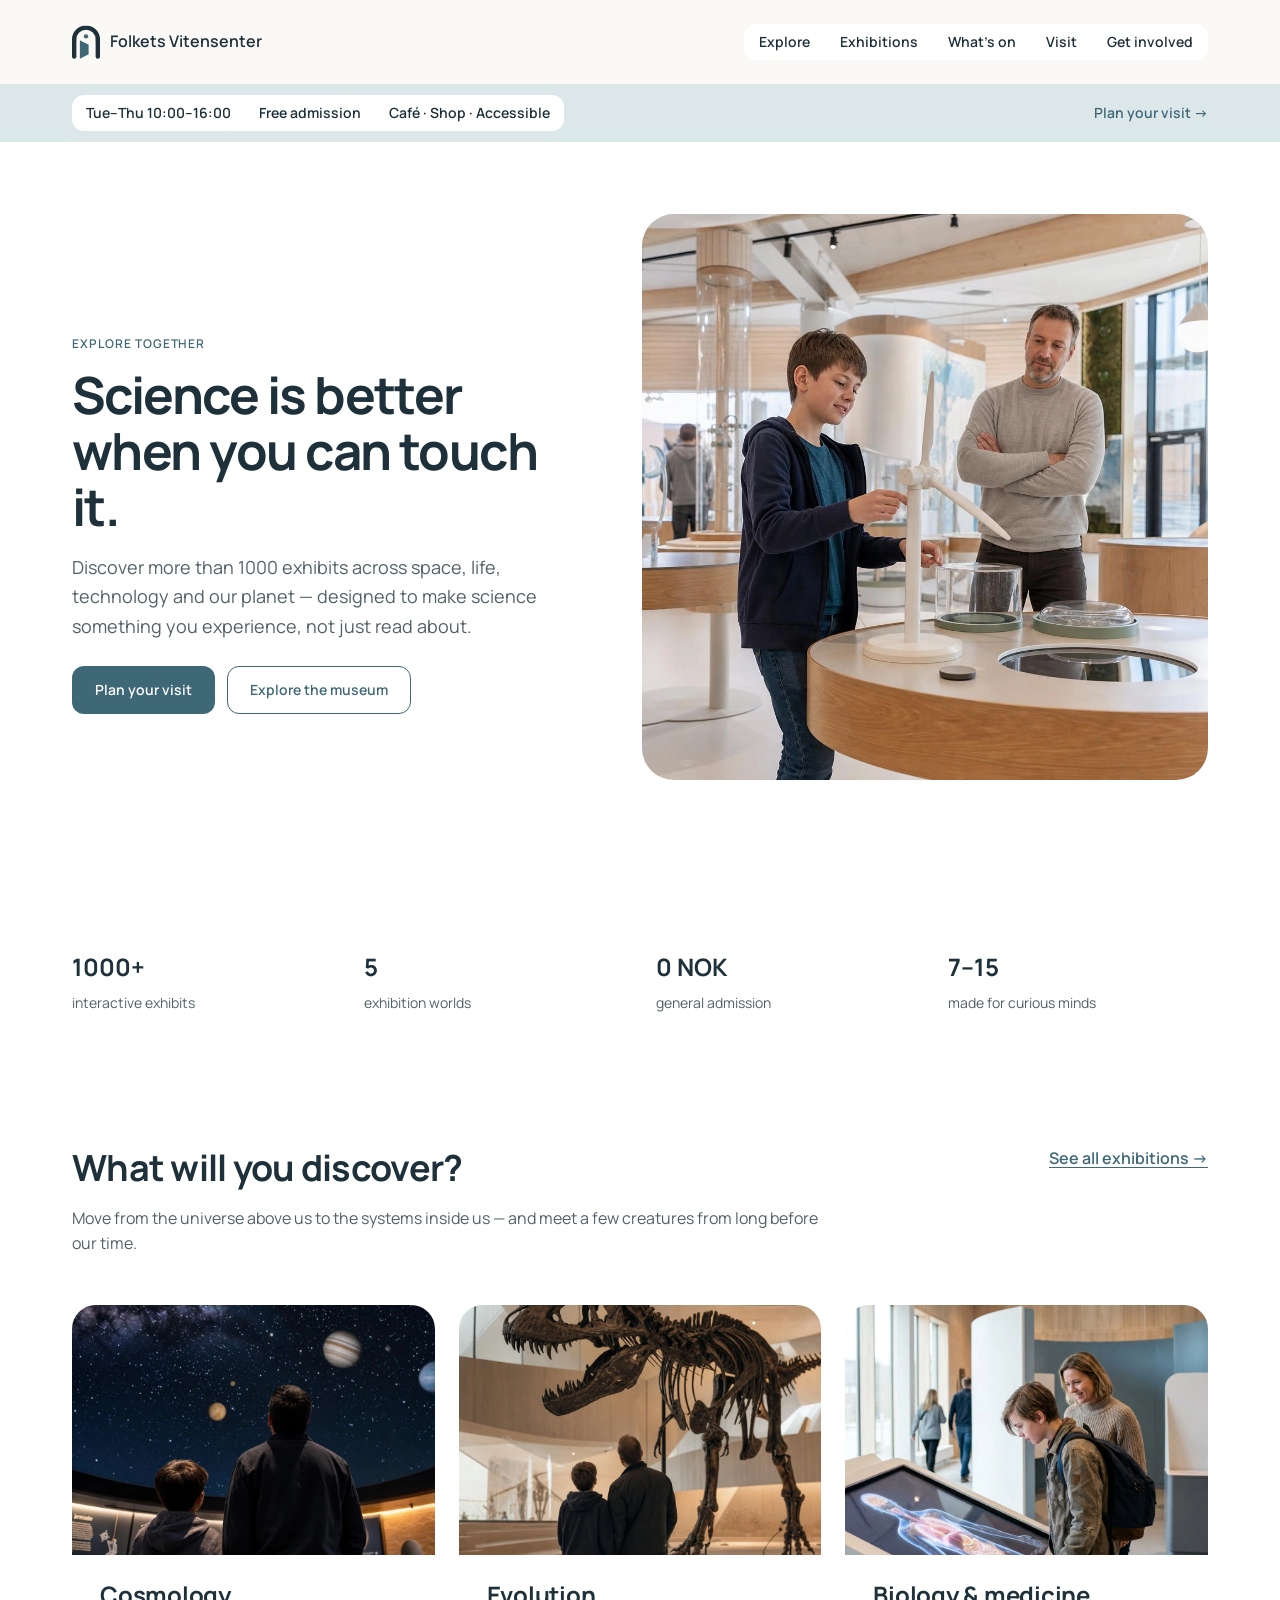
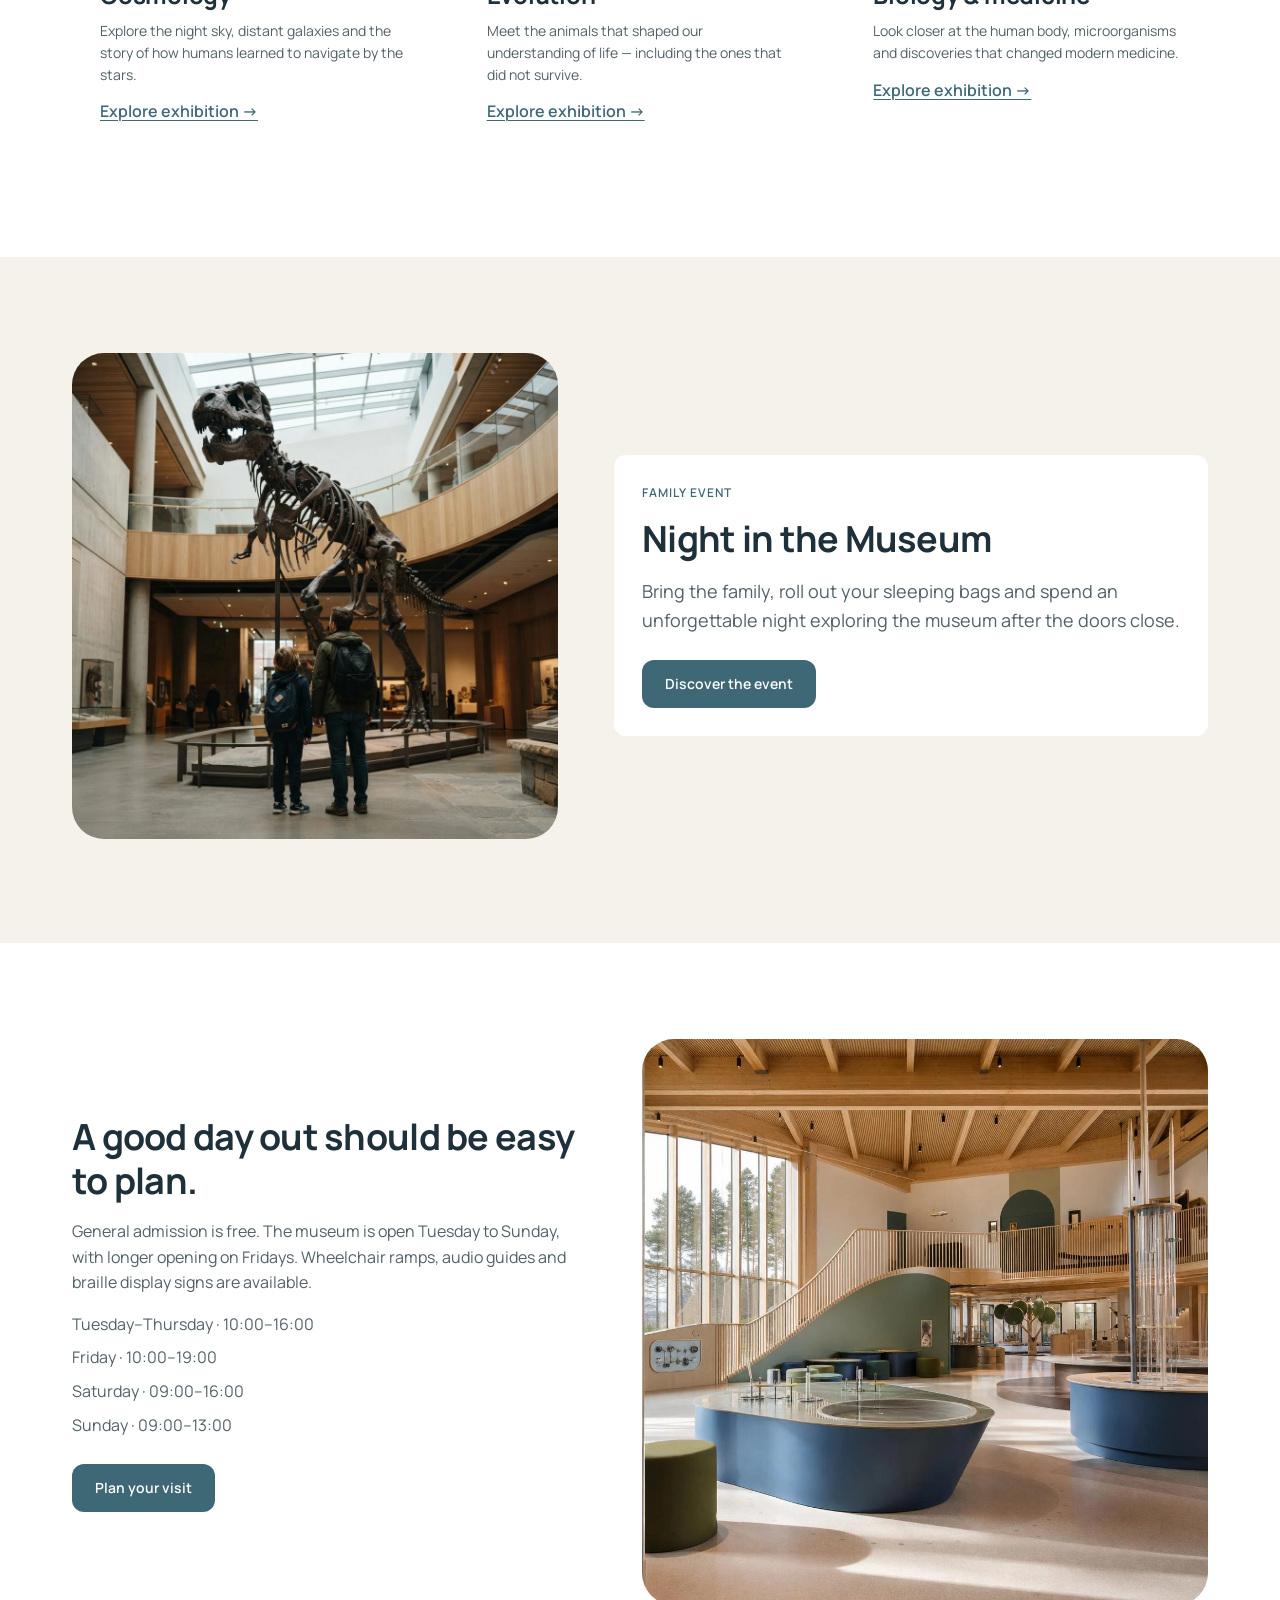
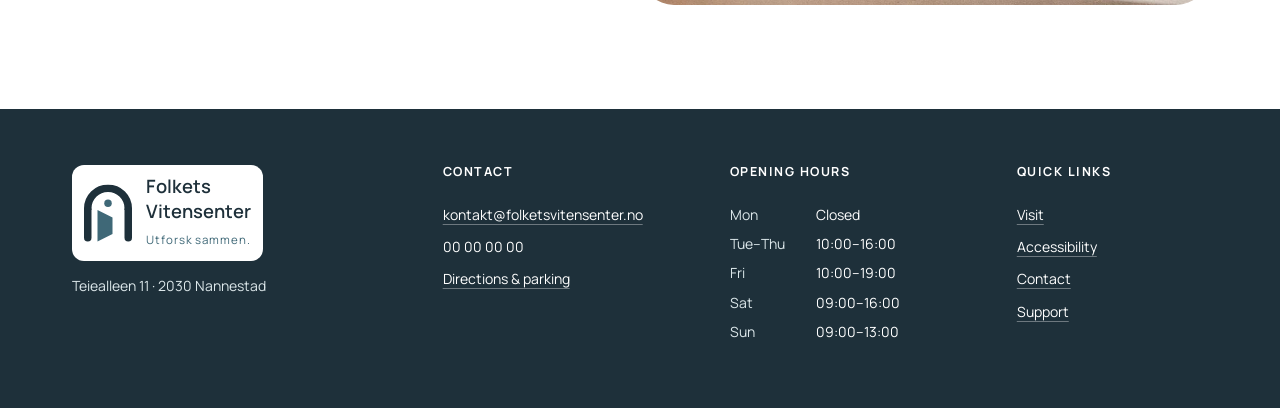
<file: index.html>
<!doctype html>
<html lang="en">
<head>
  <meta charset="utf-8">
  <meta name="viewport" content="width=device-width, initial-scale=1">
  <title>Folkets Vitensenter | Interactive science museum in Nannestad</title>
  <meta name="description" content="Explore more than 1000 interactive science exhibits for children, families, schools and curious minds at Folkets Vitensenter in Nannestad.">
  <link rel="icon" type="image/svg+xml" href="assets/icons/folkets-vitensenter-icon.svg">
  <link rel="preconnect" href="https://fonts.googleapis.com">
  <link rel="preconnect" href="https://fonts.gstatic.com" crossorigin>
  <link href="https://fonts.googleapis.com/css2?family=Manrope:wght@400;600;700;800&display=swap" rel="stylesheet">
  <link rel="stylesheet" href="css/styles.css">
</head>
<body>
<a class="skip-link" href="#main">Skip to main content</a>
<header class="site-header">
  <div class="header-inner">
    <a class="brand" href="index.html" aria-label="Folkets Vitensenter home">
      <img src="assets/icons/folkets-vitensenter-icon.svg" alt="" width="28" height="34">
      <span>Folkets Vitensenter</span>
    </a>

    <nav class="desktop-nav" aria-label="Primary navigation">
        <a href="explore.html">Explore</a>
        <a href="exhibitions.html">Exhibitions</a>
        <a href="whats-on.html">What’s on</a>
        <a href="visit.html">Visit</a>
        <a href="get-involved.html">Get involved</a>
    </nav>

    <details class="mobile-nav">
      <summary>Menu</summary>
      <nav class="mobile-panel" aria-label="Mobile navigation">
        <a href="explore.html">Explore</a>
        <a href="exhibitions.html">Exhibitions</a>
        <a href="whats-on.html">What’s on</a>
        <a href="visit.html">Visit</a>
        <a href="get-involved.html">Get involved</a>
      </nav>
    </details>
  </div>
</header>

<div class="planning-strip">
  <div class="planning-inner">
    <div class="quick-facts">
      <span>Tue–Thu 10:00–16:00</span>
      <span>Free admission</span>
      <span>Café · Shop · Accessible</span>
    </div>
    <a class="plan-link" href="visit.html">Plan your visit →</a>
  </div>
</div>

<main id="main">
  <section class="hero hero--home">
    <div class="container hero-grid">
      <div class="hero-copy">
        <p class="eyebrow">Explore together</p>
        <h1>Science is better when you can touch it.</h1>
        <p class="lead">Discover more than 1000 exhibits across space, life, technology and our planet — designed to make science something you experience, not just read about.</p>
        <div class="actions">
          <a class="btn btn--primary" href="visit.html">Plan your visit</a>
          <a class="btn btn--secondary" href="explore.html">Explore the museum</a>
        </div>
      </div>
      <div class="hero-media">
        <img src="assets/images/home-hero-wind.webp" alt="A young visitor experimenting with a wind power exhibit while an adult watches" width="1024" height="1024" decoding="async">
      </div>
    </div>
  </section>

  <section class="facts" aria-label="Museum facts">
    <div class="container facts-grid">
      <div class="fact"><strong>1000+</strong><span>interactive exhibits</span></div>
      <div class="fact"><strong>5</strong><span>exhibition worlds</span></div>
      <div class="fact"><strong>0 NOK</strong><span>general admission</span></div>
      <div class="fact"><strong>7–15</strong><span>made for curious minds</span></div>
    </div>
  </section>

  <section class="section section--white">
    <div class="container">
      <div class="section-head">
        <div>
          <h2>What will you discover?</h2>
          <p class="copy">Move from the universe above us to the systems inside us — and meet a few creatures from long before our time.</p>
        </div>
        <a class="text-link" href="exhibitions.html">See all exhibitions →</a>
      </div>

      <div class="card-grid">
        <article class="card">
          <img src="assets/images/cosmology-planetarium.webp" alt="Parent and child looking at an immersive planetarium display" width="1024" height="1024" loading="lazy" decoding="async">
          <div class="card-body">
            <h3>Cosmology</h3>
            <p class="small">Explore the night sky, distant galaxies and the story of how humans learned to navigate by the stars.</p>
            <a class="text-link" href="exhibitions.html#cosmology">Explore exhibition →</a>
          </div>
        </article>

        <article class="card">
          <img src="assets/images/evolution-dinosaur.webp" alt="Parent and child standing beneath a dinosaur skeleton" width="1024" height="1024" loading="lazy" decoding="async">
          <div class="card-body">
            <h3>Evolution</h3>
            <p class="small">Meet the animals that shaped our understanding of life — including the ones that did not survive.</p>
            <a class="text-link" href="exhibitions.html#evolution">Explore exhibition →</a>
          </div>
        </article>

        <article class="card">
          <img src="assets/images/biology-anatomy-touchscreen.webp" alt="Young visitor exploring an interactive human anatomy display" width="1024" height="1024" loading="lazy" decoding="async">
          <div class="card-body">
            <h3>Biology &amp; medicine</h3>
            <p class="small">Look closer at the human body, microorganisms and discoveries that changed modern medicine.</p>
            <a class="text-link" href="exhibitions.html#biology">Explore exhibition →</a>
          </div>
        </article>
      </div>
    </div>
  </section>

  <section class="section event-feature" id="night">
    <div class="container feature-grid">
      <div class="feature-media">
        <img src="assets/images/museum-dinosaur.webp" alt="Dinosaur skeleton in a modern museum gallery" width="1024" height="1024" loading="lazy" decoding="async">
      </div>
      <div class="event-copy">
        <p class="eyebrow">Family event</p>
        <h2>Night in the Museum</h2>
        <p class="lead">Bring the family, roll out your sleeping bags and spend an unforgettable night exploring the museum after the doors close.</p>
        <a class="btn btn--primary" href="whats-on.html#night">Discover the event</a>
      </div>
    </div>
  </section>

  <section class="section section--white">
    <div class="container feature-grid">
      <div>
        <h2>A good day out should be easy to plan.</h2>
        <p class="copy">General admission is free. The museum is open Tuesday to Sunday, with longer opening on Fridays. Wheelchair ramps, audio guides and braille display signs are available.</p>
        <ul class="info-list">
          <li>Tuesday–Thursday · 10:00–16:00</li>
          <li>Friday · 10:00–19:00</li>
          <li>Saturday · 09:00–16:00</li>
          <li>Sunday · 09:00–13:00</li>
        </ul>
        <br>
        <p><a class="btn btn--primary" href="visit.html">Plan your visit</a></p>
      </div>
      <div class="feature-media">
        <img src="assets/images/museum-interior.webp" alt="Bright Nordic-style science museum interior with timber details" width="1024" height="1024" loading="lazy" decoding="async">
      </div>
    </div>
  </section>
</main>

<footer class="site-footer">
  <div class="footer-inner footer-grid">
    <div class="footer-brand-block">
      <a class="footer-brand" href="index.html" aria-label="Folkets Vitensenter home">
        <img src="assets/icons/folkets-vitensenter-icon.svg" alt="" width="48" height="58">
        <span>
          <span class="footer-wordmark">Folkets<br>Vitensenter</span><br>
          <span class="footer-tagline">Utforsk sammen.</span>
        </span>
      </a>
      <p class="footer-address">Teiealleen 11 · 2030 Nannestad</p>
    </div>

    <div class="footer-column">
      <h2 class="footer-heading">Contact</h2>
      <a href="mailto:kontakt@folketsvitensenter.no">kontakt@folketsvitensenter.no</a>
      <span>00 00 00 00</span>
      <a href="visit.html">Directions &amp; parking</a>
    </div>

    <div class="footer-column">
      <h2 class="footer-heading">Opening hours</h2>
      <dl class="footer-hours">
        <div><dt>Mon</dt><dd>Closed</dd></div>
        <div><dt>Tue–Thu</dt><dd>10:00–16:00</dd></div>
        <div><dt>Fri</dt><dd>10:00–19:00</dd></div>
        <div><dt>Sat</dt><dd>09:00–16:00</dd></div>
        <div><dt>Sun</dt><dd>09:00–13:00</dd></div>
      </dl>
    </div>

    <nav class="footer-column footer-nav" aria-label="Footer navigation">
      <h2 class="footer-heading">Quick links</h2>
      <a href="visit.html">Visit</a>
      <a href="visit.html#accessibility">Accessibility</a>
      <a href="get-involved.html#contact">Contact</a>
      <a href="get-involved.html#support">Support</a>
    </nav>
  </div>
</footer>
</body>
</html>
</file>
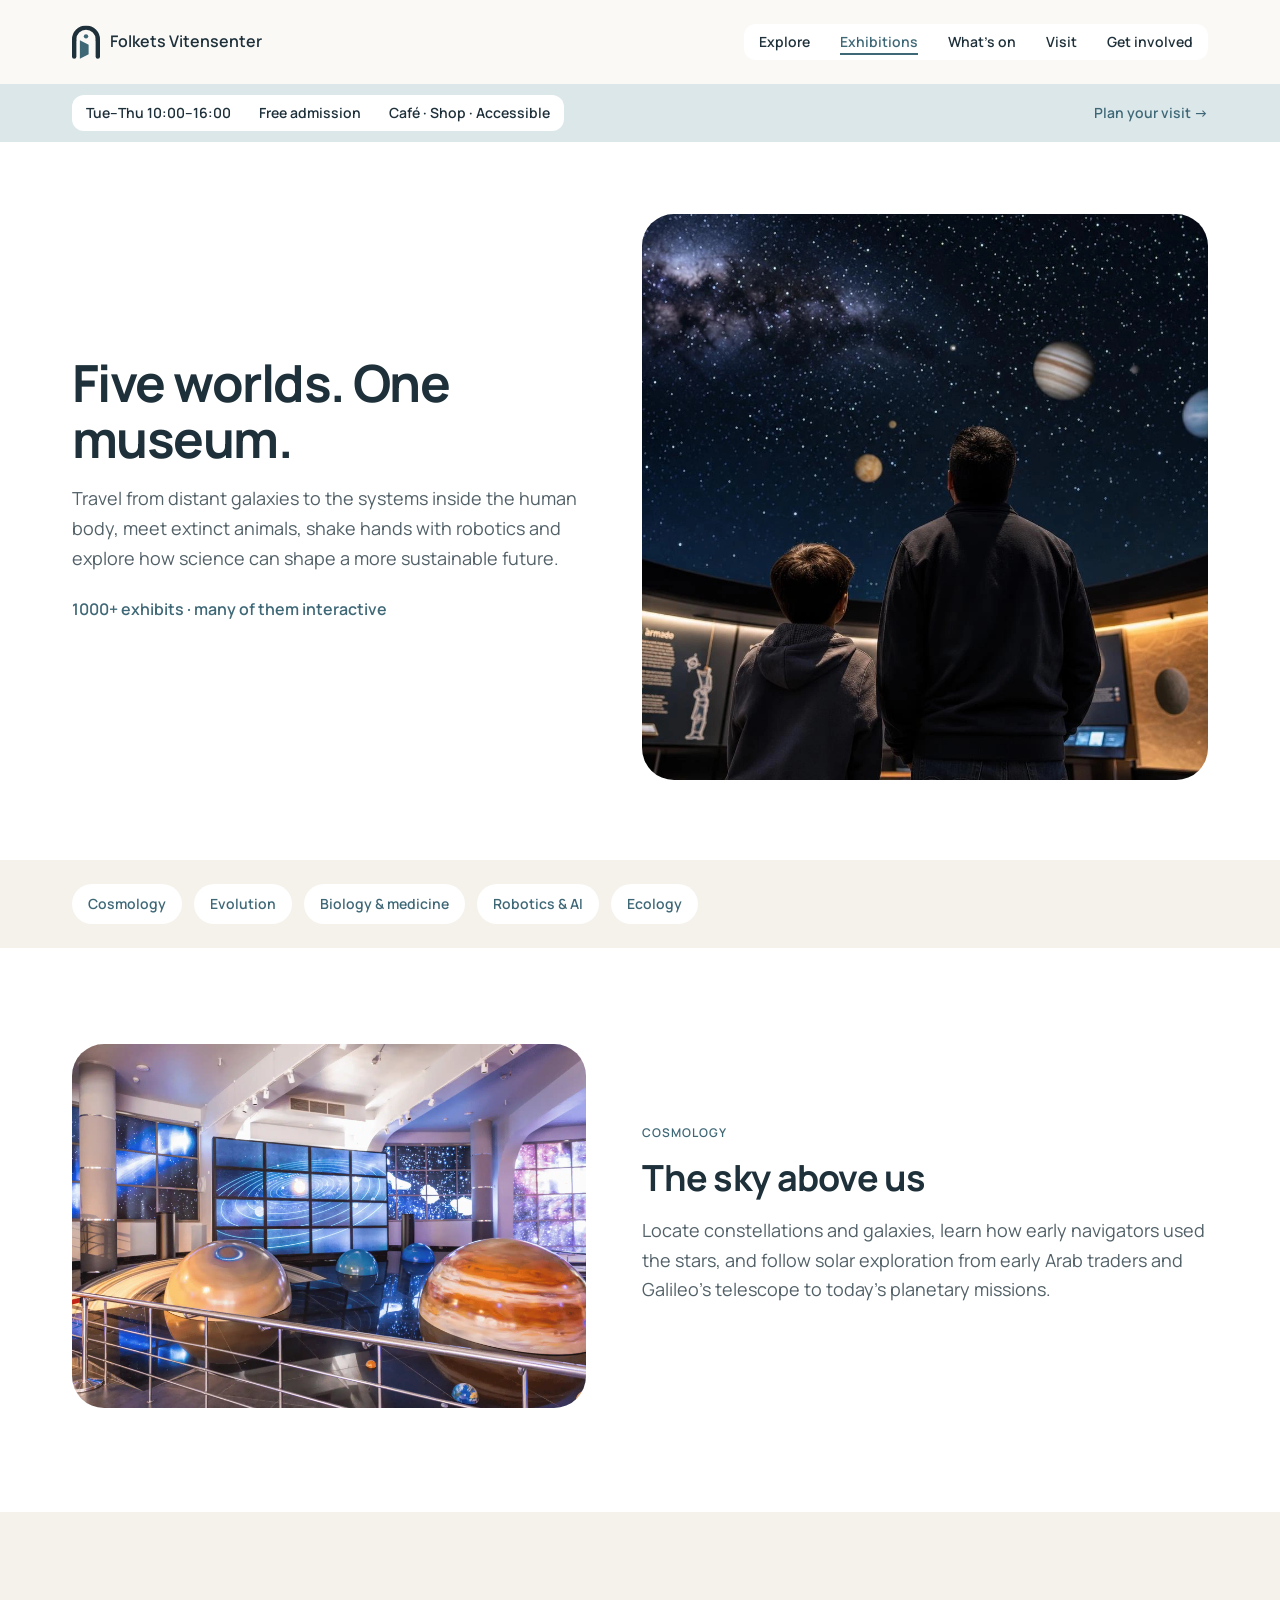
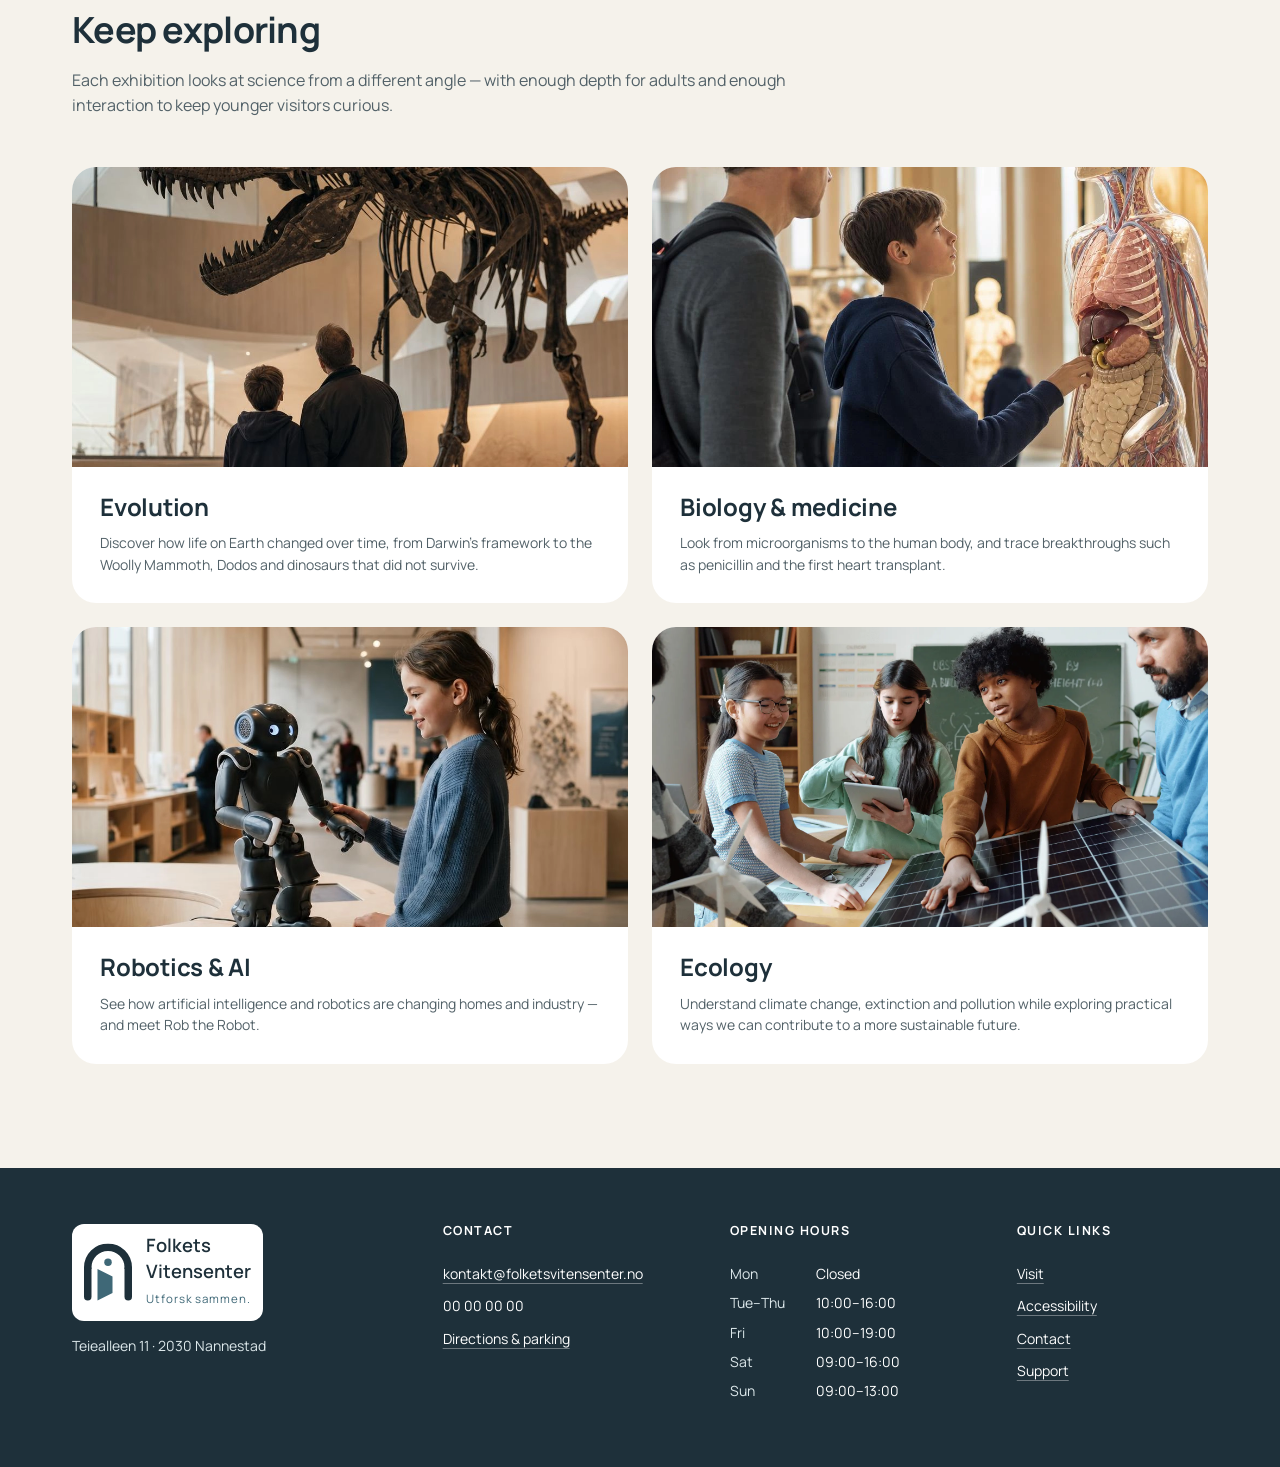
<file: exhibitions.html>
<!doctype html>
<html lang="en">
<head>
  <meta charset="utf-8">
  <meta name="viewport" content="width=device-width, initial-scale=1">
  <title>Exhibitions | Folkets Vitensenter</title>
  <meta name="description" content="Explore cosmology, evolution, biology and medicine, robotics and AI, and ecology exhibitions at Folkets Vitensenter.">
  <link rel="icon" type="image/svg+xml" href="assets/icons/folkets-vitensenter-icon.svg">
  <link rel="preconnect" href="https://fonts.googleapis.com">
  <link rel="preconnect" href="https://fonts.gstatic.com" crossorigin>
  <link href="https://fonts.googleapis.com/css2?family=Manrope:wght@400;600;700;800&display=swap" rel="stylesheet">
  <link rel="stylesheet" href="css/styles.css">
</head>
<body>
<a class="skip-link" href="#main">Skip to main content</a>
<header class="site-header">
  <div class="header-inner">
    <a class="brand" href="index.html" aria-label="Folkets Vitensenter home">
      <img src="assets/icons/folkets-vitensenter-icon.svg" alt="" width="28" height="34">
      <span>Folkets Vitensenter</span>
    </a>

    <nav class="desktop-nav" aria-label="Primary navigation">
        <a href="explore.html">Explore</a>
        <a href="exhibitions.html" aria-current="page">Exhibitions</a>
        <a href="whats-on.html">What’s on</a>
        <a href="visit.html">Visit</a>
        <a href="get-involved.html">Get involved</a>
    </nav>

    <details class="mobile-nav">
      <summary>Menu</summary>
      <nav class="mobile-panel" aria-label="Mobile navigation">
        <a href="explore.html">Explore</a>
        <a href="exhibitions.html" aria-current="page">Exhibitions</a>
        <a href="whats-on.html">What’s on</a>
        <a href="visit.html">Visit</a>
        <a href="get-involved.html">Get involved</a>
      </nav>
    </details>
  </div>
</header>

<div class="planning-strip">
  <div class="planning-inner">
    <div class="quick-facts">
      <span>Tue–Thu 10:00–16:00</span>
      <span>Free admission</span>
      <span>Café · Shop · Accessible</span>
    </div>
    <a class="plan-link" href="visit.html">Plan your visit →</a>
  </div>
</div>

<main id="main">
  <section class="hero">
    <div class="container hero-grid">
      <div class="hero-copy">
        <h1>Five worlds. One museum.</h1>
        <p class="lead">Travel from distant galaxies to the systems inside the human body, meet extinct animals, shake hands with robotics and explore how science can shape a more sustainable future.</p>
        <p class="text-link">1000+ exhibits · many of them interactive</p>
      </div>
      <div class="hero-media">
        <img src="assets/images/cosmology-planetarium.webp" alt="Parent and child looking at an immersive display of planets and stars" width="1024" height="1024" decoding="async">
      </div>
    </div>
  </section>

  <div class="section--soft">
    <nav class="container anchor-nav" aria-label="Exhibition sections">
      <a href="#cosmology">Cosmology</a>
      <a href="#evolution">Evolution</a>
      <a href="#biology">Biology &amp; medicine</a>
      <a href="#robotics">Robotics &amp; AI</a>
      <a href="#ecology">Ecology</a>
    </nav>
  </div>

  <section class="section section--white" id="cosmology">
    <div class="container feature-grid">
      <div class="feature-media">
        <img src="assets/images/cosmology-gallery.webp" alt="Cosmology gallery with illuminated planet models" width="2000" height="1414" loading="lazy" decoding="async">
      </div>
      <div>
        <p class="eyebrow">Cosmology</p>
        <h2>The sky above us</h2>
        <p class="lead">Locate constellations and galaxies, learn how early navigators used the stars, and follow solar exploration from early Arab traders and Galileo’s telescope to today’s planetary missions.</p>
      </div>
    </div>
  </section>

  <section class="section section--soft">
    <div class="container">
      <div class="section-head">
        <div>
          <h2>Keep exploring</h2>
          <p class="copy">Each exhibition looks at science from a different angle — with enough depth for adults and enough interaction to keep younger visitors curious.</p>
        </div>
      </div>

      <div class="card-grid card-grid--2">
        <article class="card" id="evolution">
          <img src="assets/images/evolution-dinosaur.webp" alt="Dinosaur skeleton towering above a parent and child" width="1024" height="1024" loading="lazy" decoding="async">
          <div class="card-body">
            <h3>Evolution</h3>
            <p class="small">Discover how life on Earth changed over time, from Darwin’s framework to the Woolly Mammoth, Dodos and dinosaurs that did not survive.</p>
          </div>
        </article>

        <article class="card" id="biology">
          <img src="assets/images/biology-anatomy-model.webp" alt="Child exploring a human anatomy exhibit with an adult" width="1024" height="1024" loading="lazy" decoding="async">
          <div class="card-body">
            <h3>Biology &amp; medicine</h3>
            <p class="small">Look from microorganisms to the human body, and trace breakthroughs such as penicillin and the first heart transplant.</p>
          </div>
        </article>

        <article class="card" id="robotics">
          <img src="assets/images/robotics-ai.webp" alt="Young visitor interacting with a friendly humanoid robot" width="1024" height="1024" loading="lazy" decoding="async">
          <div class="card-body">
            <h3>Robotics &amp; AI</h3>
            <p class="small">See how artificial intelligence and robotics are changing homes and industry — and meet Rob the Robot.</p>
          </div>
        </article>

        <article class="card" id="ecology">
          <img src="assets/images/renewable-energy-students.webp" alt="Students learning about solar and wind energy" width="2000" height="1414" loading="lazy" decoding="async">
          <div class="card-body">
            <h3>Ecology</h3>
            <p class="small">Understand climate change, extinction and pollution while exploring practical ways we can contribute to a more sustainable future.</p>
          </div>
        </article>
      </div>
    </div>
  </section>
</main>

<footer class="site-footer">
  <div class="footer-inner footer-grid">
    <div class="footer-brand-block">
      <a class="footer-brand" href="index.html" aria-label="Folkets Vitensenter home">
        <img src="assets/icons/folkets-vitensenter-icon.svg" alt="" width="48" height="58">
        <span>
          <span class="footer-wordmark">Folkets<br>Vitensenter</span><br>
          <span class="footer-tagline">Utforsk sammen.</span>
        </span>
      </a>
      <p class="footer-address">Teiealleen 11 · 2030 Nannestad</p>
    </div>

    <div class="footer-column">
      <h2 class="footer-heading">Contact</h2>
      <a href="mailto:kontakt@folketsvitensenter.no">kontakt@folketsvitensenter.no</a>
      <span>00 00 00 00</span>
      <a href="visit.html">Directions &amp; parking</a>
    </div>

    <div class="footer-column">
      <h2 class="footer-heading">Opening hours</h2>
      <dl class="footer-hours">
        <div><dt>Mon</dt><dd>Closed</dd></div>
        <div><dt>Tue–Thu</dt><dd>10:00–16:00</dd></div>
        <div><dt>Fri</dt><dd>10:00–19:00</dd></div>
        <div><dt>Sat</dt><dd>09:00–16:00</dd></div>
        <div><dt>Sun</dt><dd>09:00–13:00</dd></div>
      </dl>
    </div>

    <nav class="footer-column footer-nav" aria-label="Footer navigation">
      <h2 class="footer-heading">Quick links</h2>
      <a href="visit.html">Visit</a>
      <a href="visit.html#accessibility">Accessibility</a>
      <a href="get-involved.html#contact">Contact</a>
      <a href="get-involved.html#support">Support</a>
    </nav>
  </div>
</footer>
</body>
</html>
</file>
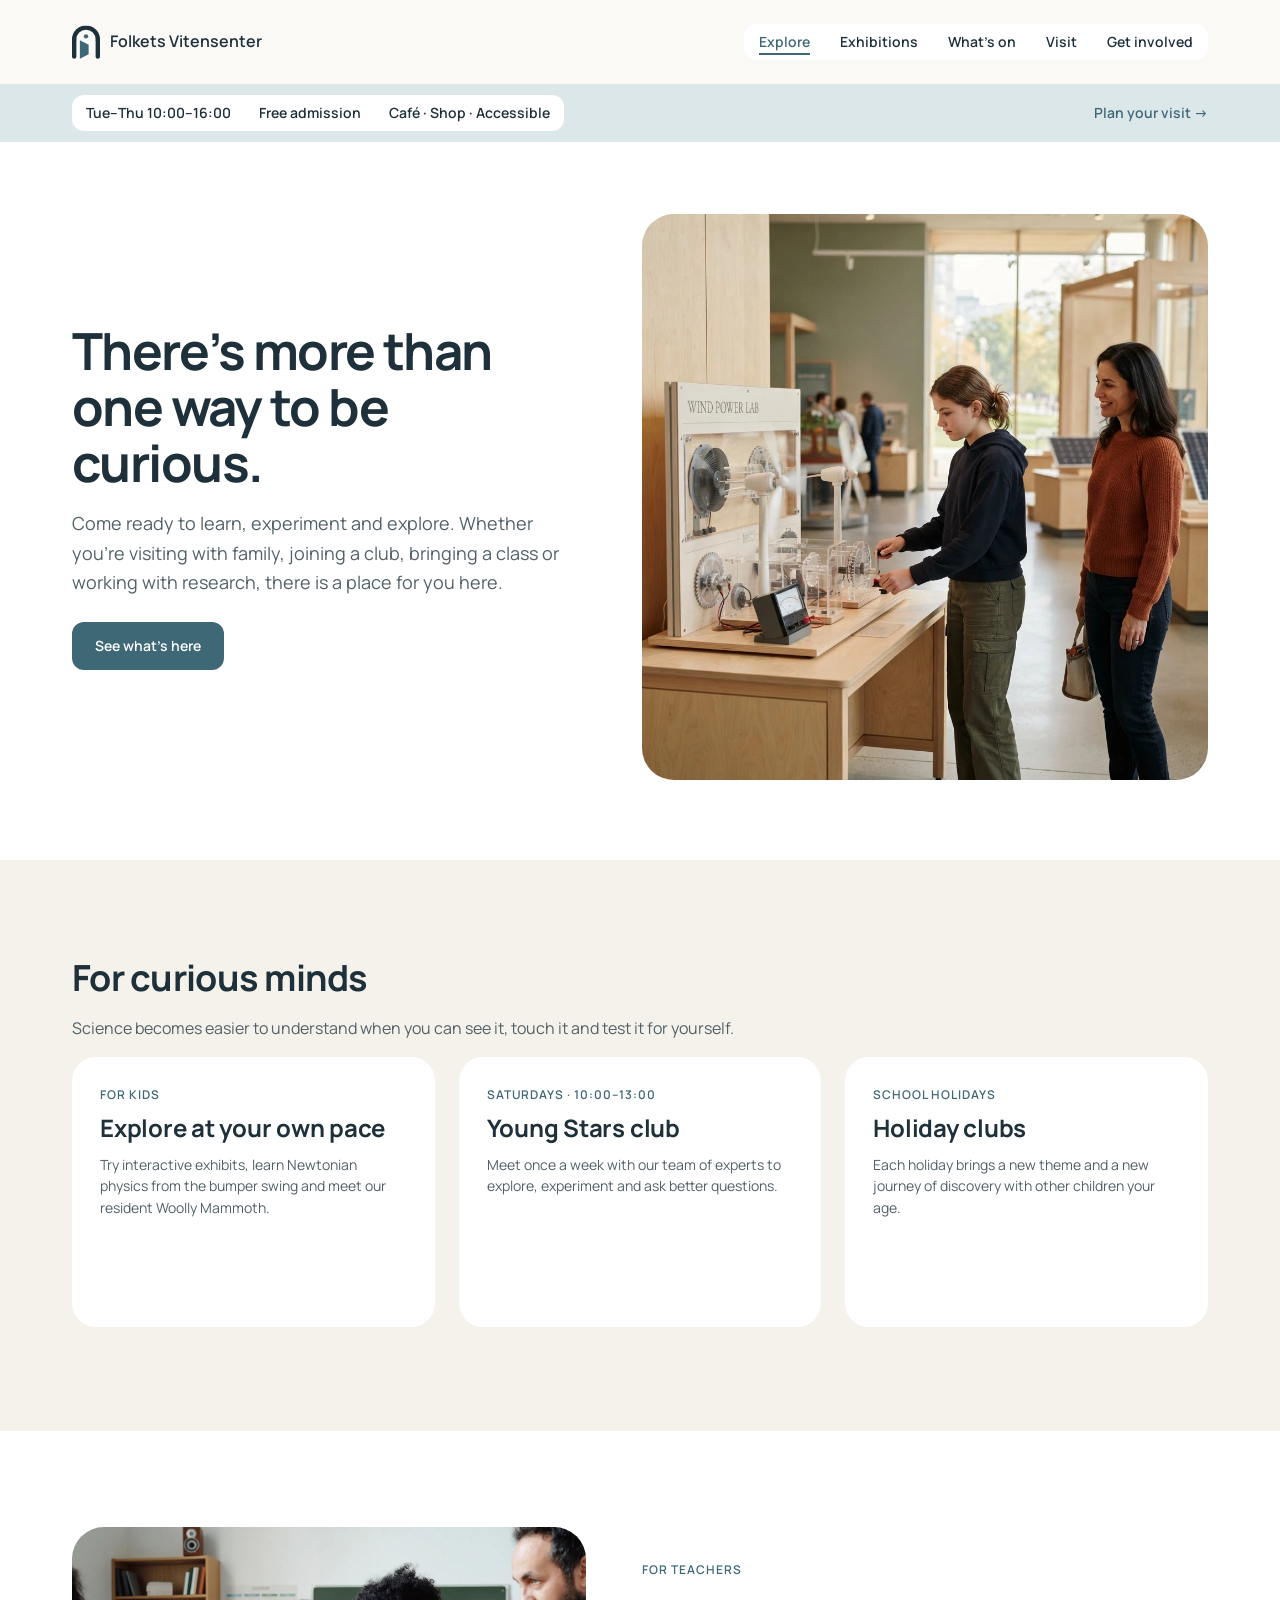
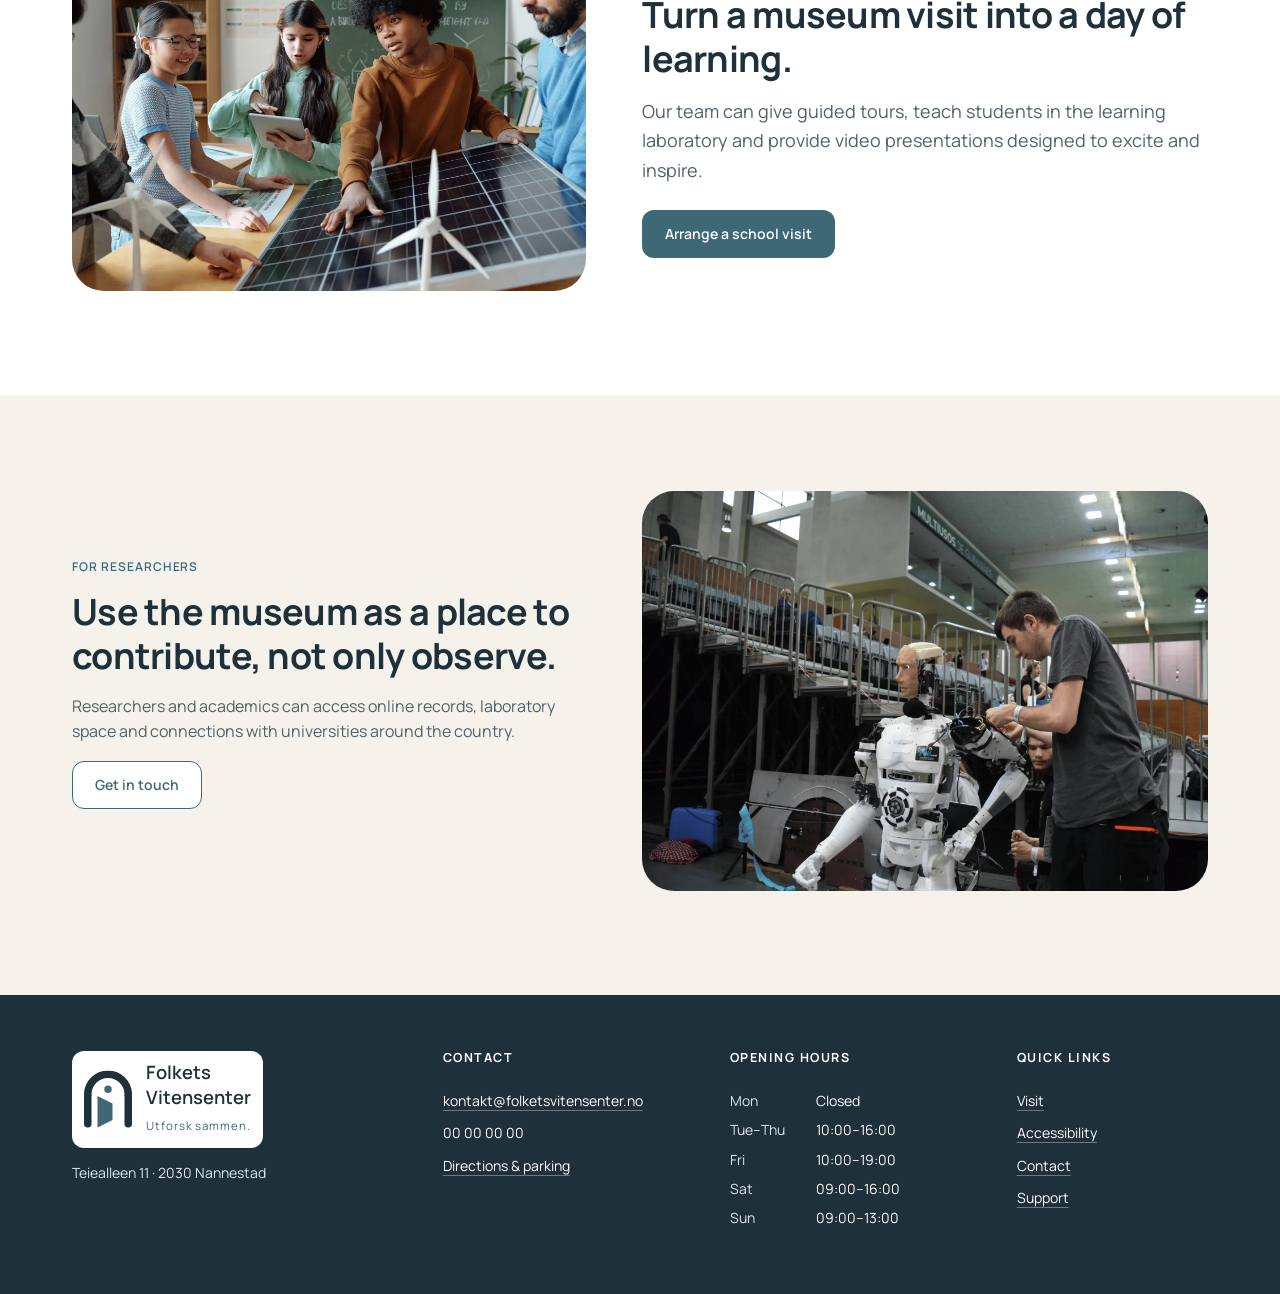
<file: explore.html>
<!doctype html>
<html lang="en">
<head>
  <meta charset="utf-8">
  <meta name="viewport" content="width=device-width, initial-scale=1">
  <title>Explore | Folkets Vitensenter</title>
  <meta name="description" content="Discover activities for children, Young Stars club, school visits and research opportunities at Folkets Vitensenter.">
  <link rel="icon" type="image/svg+xml" href="assets/icons/folkets-vitensenter-icon.svg">
  <link rel="preconnect" href="https://fonts.googleapis.com">
  <link rel="preconnect" href="https://fonts.gstatic.com" crossorigin>
  <link href="https://fonts.googleapis.com/css2?family=Manrope:wght@400;600;700;800&display=swap" rel="stylesheet">
  <link rel="stylesheet" href="css/styles.css">
</head>
<body>
<a class="skip-link" href="#main">Skip to main content</a>
<header class="site-header">
  <div class="header-inner">
    <a class="brand" href="index.html" aria-label="Folkets Vitensenter home">
      <img src="assets/icons/folkets-vitensenter-icon.svg" alt="" width="28" height="34">
      <span>Folkets Vitensenter</span>
    </a>

    <nav class="desktop-nav" aria-label="Primary navigation">
        <a href="explore.html" aria-current="page">Explore</a>
        <a href="exhibitions.html">Exhibitions</a>
        <a href="whats-on.html">What’s on</a>
        <a href="visit.html">Visit</a>
        <a href="get-involved.html">Get involved</a>
    </nav>

    <details class="mobile-nav">
      <summary>Menu</summary>
      <nav class="mobile-panel" aria-label="Mobile navigation">
        <a href="explore.html" aria-current="page">Explore</a>
        <a href="exhibitions.html">Exhibitions</a>
        <a href="whats-on.html">What’s on</a>
        <a href="visit.html">Visit</a>
        <a href="get-involved.html">Get involved</a>
      </nav>
    </details>
  </div>
</header>

<div class="planning-strip">
  <div class="planning-inner">
    <div class="quick-facts">
      <span>Tue–Thu 10:00–16:00</span>
      <span>Free admission</span>
      <span>Café · Shop · Accessible</span>
    </div>
    <a class="plan-link" href="visit.html">Plan your visit →</a>
  </div>
</div>

<main id="main">
  <section class="hero">
    <div class="container hero-grid">
      <div class="hero-copy">
        <h1>There’s more than one way to be curious.</h1>
        <p class="lead">Come ready to learn, experiment and explore. Whether you’re visiting with family, joining a club, bringing a class or working with research, there is a place for you here.</p>
        <a class="btn btn--primary" href="#curious-minds">See what’s here</a>
      </div>
      <div class="hero-media">
        <img src="assets/images/wind-energy-family.webp" alt="Young visitor using a wind power exhibit with an adult nearby" width="1024" height="1024" decoding="async">
      </div>
    </div>
  </section>

  <section class="section section--soft" id="curious-minds">
    <div class="container">
      <h2>For curious minds</h2>
      <p class="copy">Science becomes easier to understand when you can see it, touch it and test it for yourself.</p>
      <div class="card-grid">
        <article class="info-card tint-fjord">
          <p class="eyebrow">For kids</p>
          <h3>Explore at your own pace</h3>
          <p class="small">Try interactive exhibits, learn Newtonian physics from the bumper swing and meet our resident Woolly Mammoth.</p>
        </article>
        <article class="info-card tint-sage">
          <p class="eyebrow">Saturdays · 10:00–13:00</p>
          <h3>Young Stars club</h3>
          <p class="small">Meet once a week with our team of experts to explore, experiment and ask better questions.</p>
        </article>
        <article class="info-card tint-clay">
          <p class="eyebrow">School holidays</p>
          <h3>Holiday clubs</h3>
          <p class="small">Each holiday brings a new theme and a new journey of discovery with other children your age.</p>
        </article>
      </div>
    </div>
  </section>

  <section class="section section--white">
    <div class="container feature-grid">
      <div class="feature-media">
        <img src="assets/images/renewable-energy-students.webp" alt="Students exploring a renewable energy demonstration with a teacher" width="2000" height="1414" loading="lazy" decoding="async">
      </div>
      <div>
        <p class="eyebrow">For teachers</p>
        <h2>Turn a museum visit into a day of learning.</h2>
        <p class="lead">Our team can give guided tours, teach students in the learning laboratory and provide video presentations designed to excite and inspire.</p>
        <a class="btn btn--primary" href="get-involved.html#contact">Arrange a school visit</a>
      </div>
    </div>
  </section>

  <section class="section section--soft">
    <div class="container feature-grid">
      <div>
        <p class="eyebrow">For researchers</p>
        <h2>Use the museum as a place to contribute, not only observe.</h2>
        <p class="copy">Researchers and academics can access online records, laboratory space and connections with universities around the country.</p>
        <p><a class="btn btn--secondary" href="get-involved.html#contact">Get in touch</a></p>
      </div>
      <div class="feature-media">
        <img src="assets/images/robotics-research.webp" alt="Researchers maintaining a humanoid robot behind the scenes" width="2000" height="1414" loading="lazy" decoding="async">
      </div>
    </div>
  </section>
</main>

<footer class="site-footer">
  <div class="footer-inner footer-grid">
    <div class="footer-brand-block">
      <a class="footer-brand" href="index.html" aria-label="Folkets Vitensenter home">
        <img src="assets/icons/folkets-vitensenter-icon.svg" alt="" width="48" height="58">
        <span>
          <span class="footer-wordmark">Folkets<br>Vitensenter</span><br>
          <span class="footer-tagline">Utforsk sammen.</span>
        </span>
      </a>
      <p class="footer-address">Teiealleen 11 · 2030 Nannestad</p>
    </div>

    <div class="footer-column">
      <h2 class="footer-heading">Contact</h2>
      <a href="mailto:kontakt@folketsvitensenter.no">kontakt@folketsvitensenter.no</a>
      <span>00 00 00 00</span>
      <a href="visit.html">Directions &amp; parking</a>
    </div>

    <div class="footer-column">
      <h2 class="footer-heading">Opening hours</h2>
      <dl class="footer-hours">
        <div><dt>Mon</dt><dd>Closed</dd></div>
        <div><dt>Tue–Thu</dt><dd>10:00–16:00</dd></div>
        <div><dt>Fri</dt><dd>10:00–19:00</dd></div>
        <div><dt>Sat</dt><dd>09:00–16:00</dd></div>
        <div><dt>Sun</dt><dd>09:00–13:00</dd></div>
      </dl>
    </div>

    <nav class="footer-column footer-nav" aria-label="Footer navigation">
      <h2 class="footer-heading">Quick links</h2>
      <a href="visit.html">Visit</a>
      <a href="visit.html#accessibility">Accessibility</a>
      <a href="get-involved.html#contact">Contact</a>
      <a href="get-involved.html#support">Support</a>
    </nav>
  </div>
</footer>
</body>
</html>
</file>
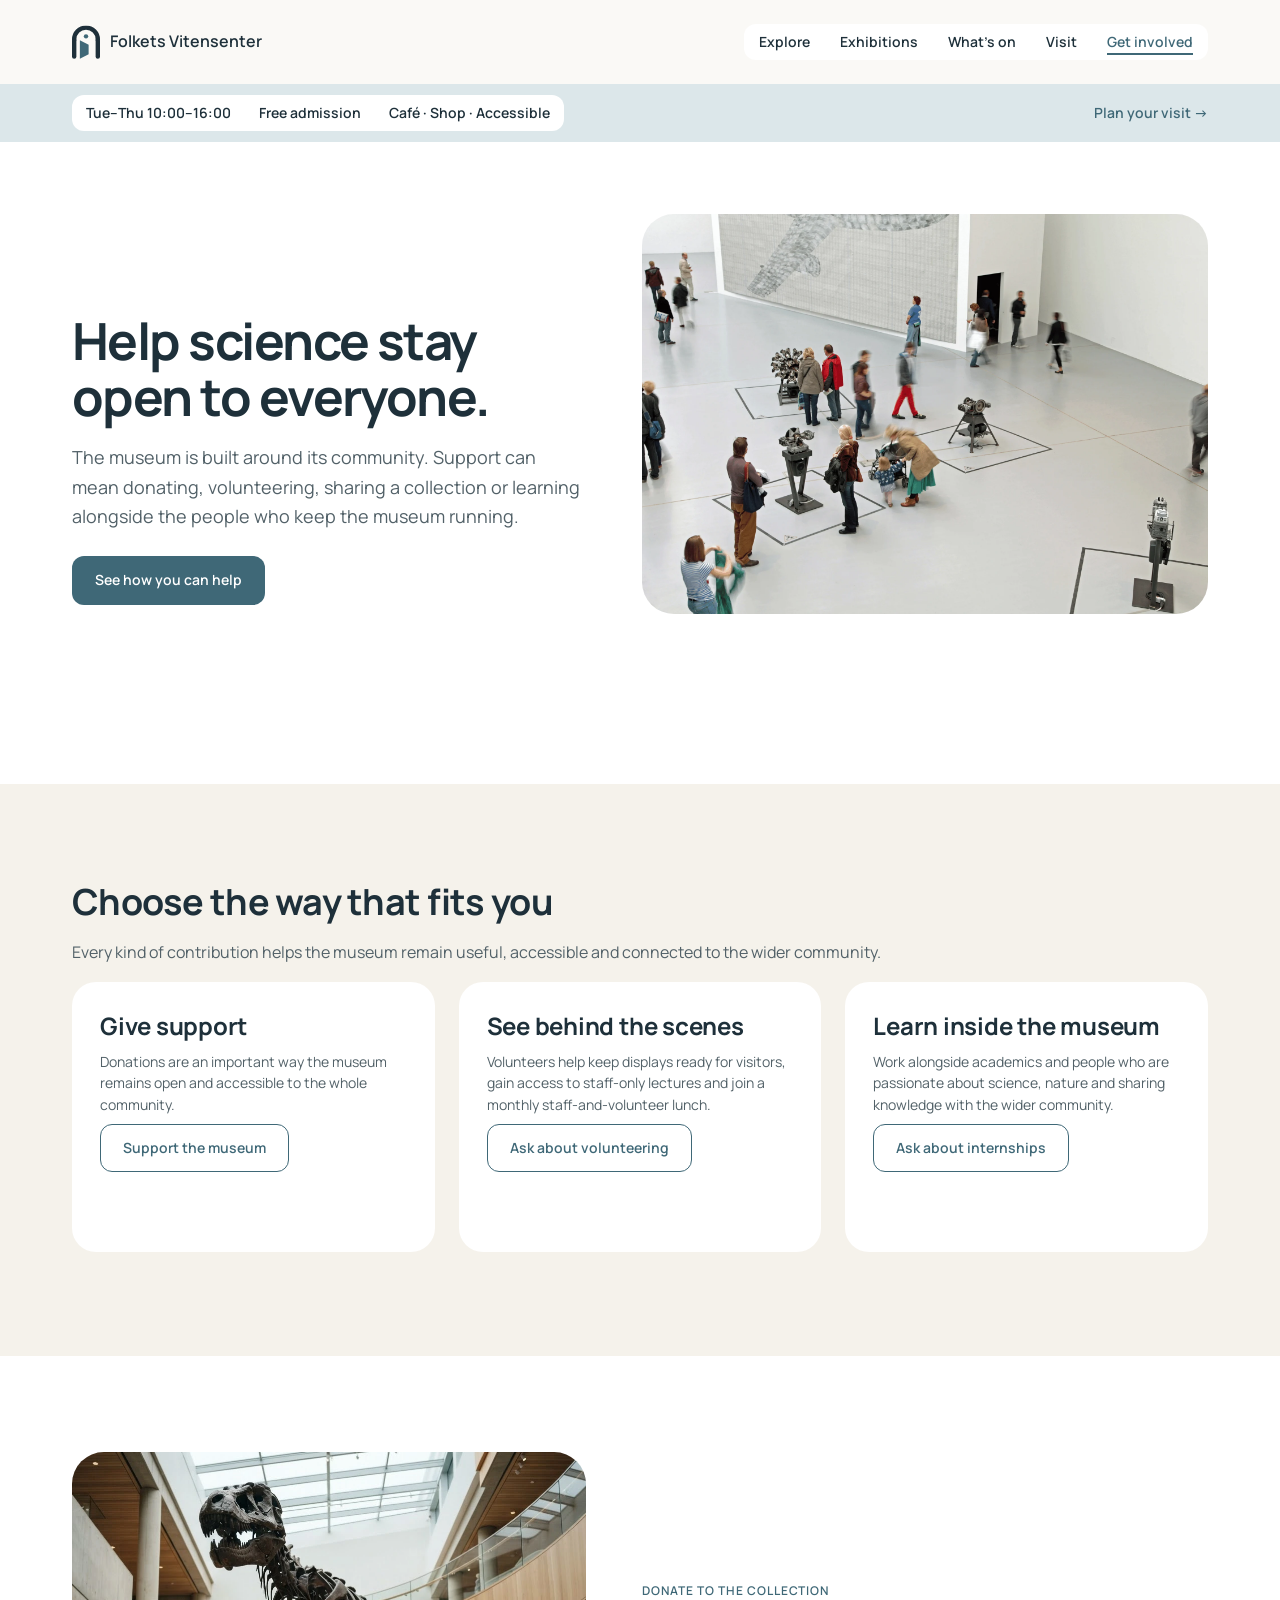
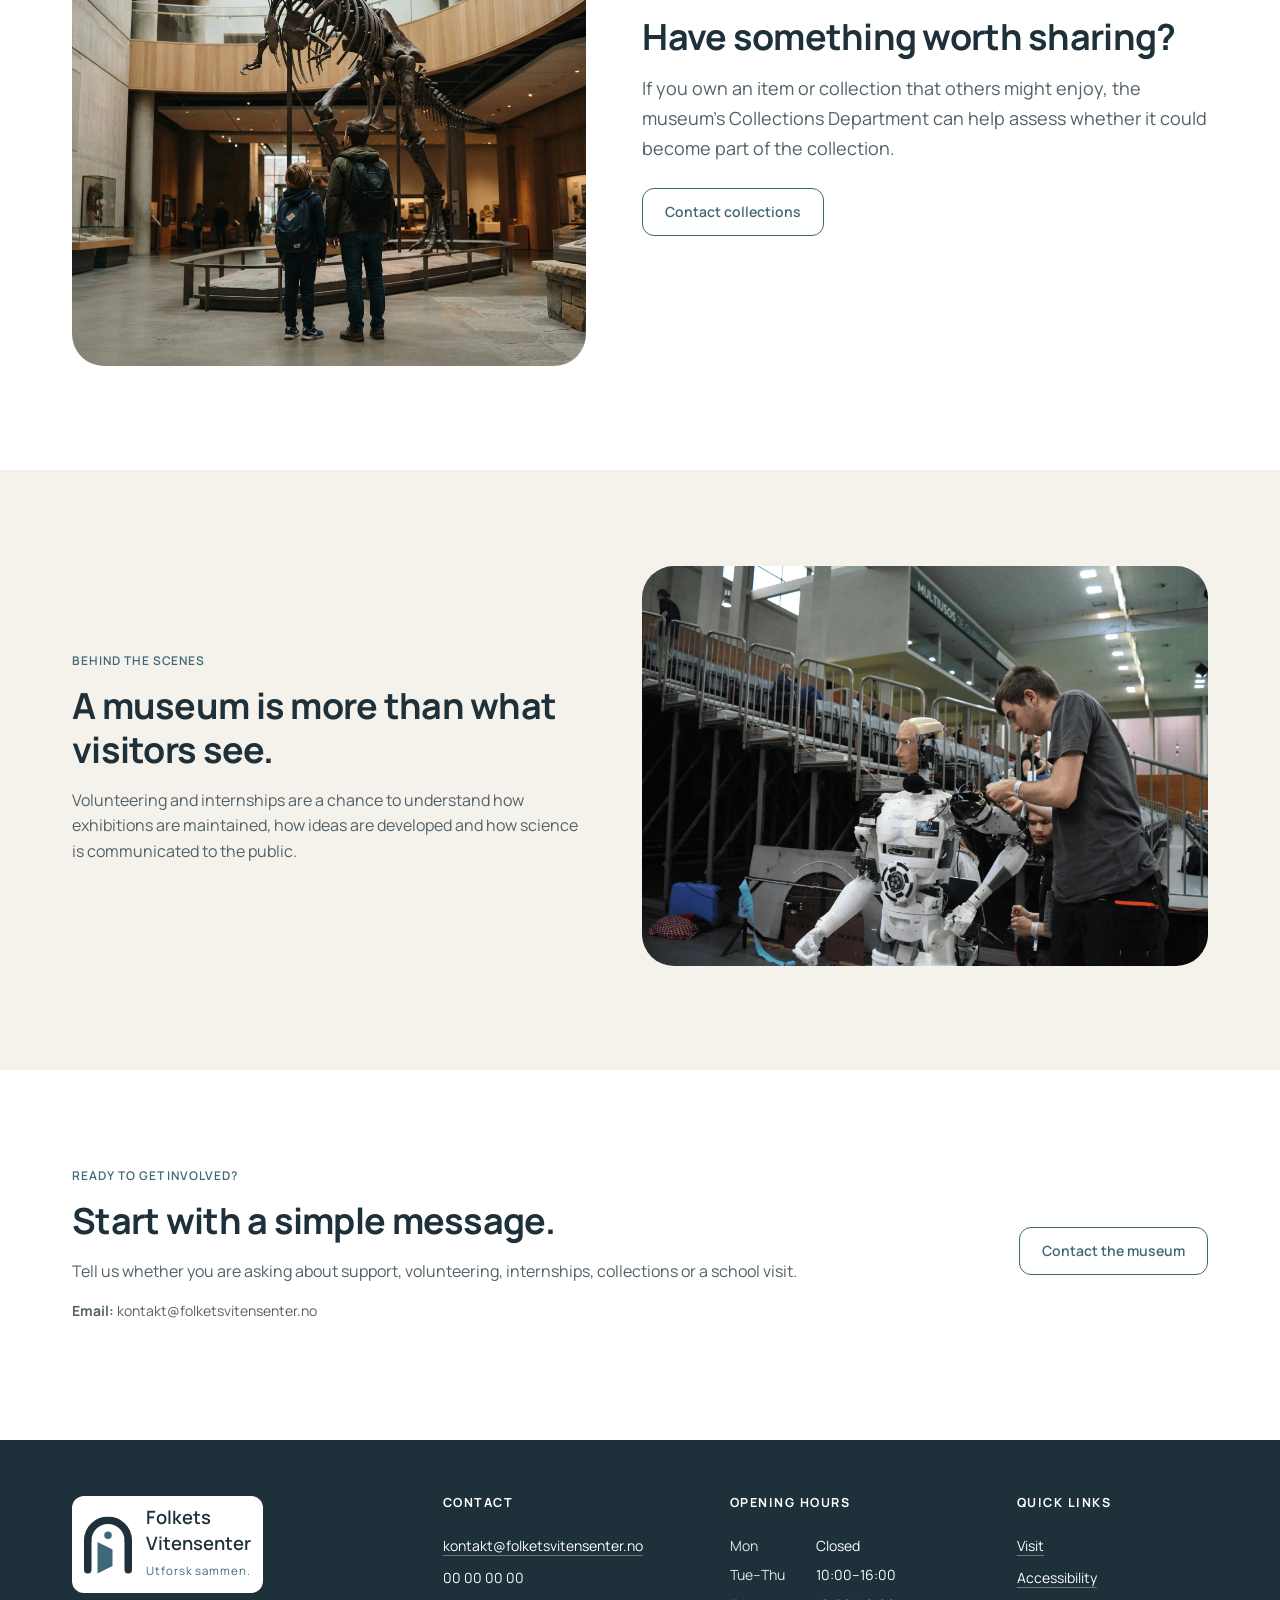
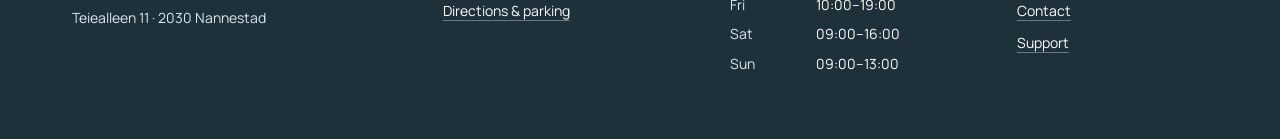
<file: get-involved.html>
<!doctype html>
<html lang="en">
<head>
  <meta charset="utf-8">
  <meta name="viewport" content="width=device-width, initial-scale=1">
  <title>Get Involved | Folkets Vitensenter</title>
  <meta name="description" content="Support Folkets Vitensenter through donations, volunteering, internships or contributing items to the museum collection.">
  <link rel="icon" type="image/svg+xml" href="assets/icons/folkets-vitensenter-icon.svg">
  <link rel="preconnect" href="https://fonts.googleapis.com">
  <link rel="preconnect" href="https://fonts.gstatic.com" crossorigin>
  <link href="https://fonts.googleapis.com/css2?family=Manrope:wght@400;600;700;800&display=swap" rel="stylesheet">
  <link rel="stylesheet" href="css/styles.css">
</head>
<body>
<a class="skip-link" href="#main">Skip to main content</a>
<header class="site-header">
  <div class="header-inner">
    <a class="brand" href="index.html" aria-label="Folkets Vitensenter home">
      <img src="assets/icons/folkets-vitensenter-icon.svg" alt="" width="28" height="34">
      <span>Folkets Vitensenter</span>
    </a>

    <nav class="desktop-nav" aria-label="Primary navigation">
        <a href="explore.html">Explore</a>
        <a href="exhibitions.html">Exhibitions</a>
        <a href="whats-on.html">What’s on</a>
        <a href="visit.html">Visit</a>
        <a href="get-involved.html" aria-current="page">Get involved</a>
    </nav>

    <details class="mobile-nav">
      <summary>Menu</summary>
      <nav class="mobile-panel" aria-label="Mobile navigation">
        <a href="explore.html">Explore</a>
        <a href="exhibitions.html">Exhibitions</a>
        <a href="whats-on.html">What’s on</a>
        <a href="visit.html">Visit</a>
        <a href="get-involved.html" aria-current="page">Get involved</a>
      </nav>
    </details>
  </div>
</header>

<div class="planning-strip">
  <div class="planning-inner">
    <div class="quick-facts">
      <span>Tue–Thu 10:00–16:00</span>
      <span>Free admission</span>
      <span>Café · Shop · Accessible</span>
    </div>
    <a class="plan-link" href="visit.html">Plan your visit →</a>
  </div>
</div>

<main id="main">
  <section class="hero">
    <div class="container hero-grid">
      <div class="hero-copy">
        <h1>Help science stay open to everyone.</h1>
        <p class="lead">The museum is built around its community. Support can mean donating, volunteering, sharing a collection or learning alongside the people who keep the museum running.</p>
        <a class="btn btn--primary" href="#ways">See how you can help</a>
      </div>
      <div class="hero-media">
        <img src="assets/images/museum-community.webp" alt="Visitors exploring a contemporary museum gallery" width="2000" height="1414" decoding="async">
      </div>
    </div>
  </section>

  <section class="section section--soft" id="ways">
    <div class="container">
      <h2>Choose the way that fits you</h2>
      <p class="copy">Every kind of contribution helps the museum remain useful, accessible and connected to the wider community.</p>

      <div class="card-grid">
        <article class="info-card tint-fjord" id="support">
          <h3>Give support</h3>
          <p class="small">Donations are an important way the museum remains open and accessible to the whole community.</p>
          <a class="btn btn--secondary" href="#contact">Support the museum</a>
        </article>

        <article class="info-card tint-sage">
          <h3>See behind the scenes</h3>
          <p class="small">Volunteers help keep displays ready for visitors, gain access to staff-only lectures and join a monthly staff-and-volunteer lunch.</p>
          <a class="btn btn--secondary" href="#contact">Ask about volunteering</a>
        </article>

        <article class="info-card tint-clay">
          <h3>Learn inside the museum</h3>
          <p class="small">Work alongside academics and people who are passionate about science, nature and sharing knowledge with the wider community.</p>
          <a class="btn btn--secondary" href="#contact">Ask about internships</a>
        </article>
      </div>
    </div>
  </section>

  <section class="section section--white">
    <div class="container feature-grid">
      <div class="feature-media">
        <img src="assets/images/museum-dinosaur.webp" alt="Dinosaur skeleton in the museum collection" width="1024" height="1024" loading="lazy" decoding="async">
      </div>
      <div>
        <p class="eyebrow">Donate to the collection</p>
        <h2>Have something worth sharing?</h2>
        <p class="lead">If you own an item or collection that others might enjoy, the museum’s Collections Department can help assess whether it could become part of the collection.</p>
        <a class="btn btn--secondary" href="#contact">Contact collections</a>
      </div>
    </div>
  </section>

  <section class="section section--soft">
    <div class="container feature-grid">
      <div>
        <p class="eyebrow">Behind the scenes</p>
        <h2>A museum is more than what visitors see.</h2>
        <p class="copy">Volunteering and internships are a chance to understand how exhibitions are maintained, how ideas are developed and how science is communicated to the public.</p>
      </div>
      <div class="feature-media">
        <img src="assets/images/robotics-research.webp" alt="Technician maintaining a humanoid robot behind the scenes" width="2000" height="1414" loading="lazy" decoding="async">
      </div>
    </div>
  </section>

  <section class="section section--white" id="contact">
    <div class="container callout">
      <div class="callout-copy">
        <p class="eyebrow">Ready to get involved?</p>
        <h2>Start with a simple message.</h2>
        <p class="copy">Tell us whether you are asking about support, volunteering, internships, collections or a school visit.</p>
        <p class="small"><strong>Email:</strong> kontakt@folketsvitensenter.no</p>
      </div>
      <a class="btn btn--secondary" href="mailto:kontakt@folketsvitensenter.no">Contact the museum</a>
    </div>
  </section>
</main>

<footer class="site-footer">
  <div class="footer-inner footer-grid">
    <div class="footer-brand-block">
      <a class="footer-brand" href="index.html" aria-label="Folkets Vitensenter home">
        <img src="assets/icons/folkets-vitensenter-icon.svg" alt="" width="48" height="58">
        <span>
          <span class="footer-wordmark">Folkets<br>Vitensenter</span><br>
          <span class="footer-tagline">Utforsk sammen.</span>
        </span>
      </a>
      <p class="footer-address">Teiealleen 11 · 2030 Nannestad</p>
    </div>

    <div class="footer-column">
      <h2 class="footer-heading">Contact</h2>
      <a href="mailto:kontakt@folketsvitensenter.no">kontakt@folketsvitensenter.no</a>
      <span>00 00 00 00</span>
      <a href="visit.html">Directions &amp; parking</a>
    </div>

    <div class="footer-column">
      <h2 class="footer-heading">Opening hours</h2>
      <dl class="footer-hours">
        <div><dt>Mon</dt><dd>Closed</dd></div>
        <div><dt>Tue–Thu</dt><dd>10:00–16:00</dd></div>
        <div><dt>Fri</dt><dd>10:00–19:00</dd></div>
        <div><dt>Sat</dt><dd>09:00–16:00</dd></div>
        <div><dt>Sun</dt><dd>09:00–13:00</dd></div>
      </dl>
    </div>

    <nav class="footer-column footer-nav" aria-label="Footer navigation">
      <h2 class="footer-heading">Quick links</h2>
      <a href="visit.html">Visit</a>
      <a href="visit.html#accessibility">Accessibility</a>
      <a href="get-involved.html#contact">Contact</a>
      <a href="get-involved.html#support">Support</a>
    </nav>
  </div>
</footer>
</body>
</html>
</file>
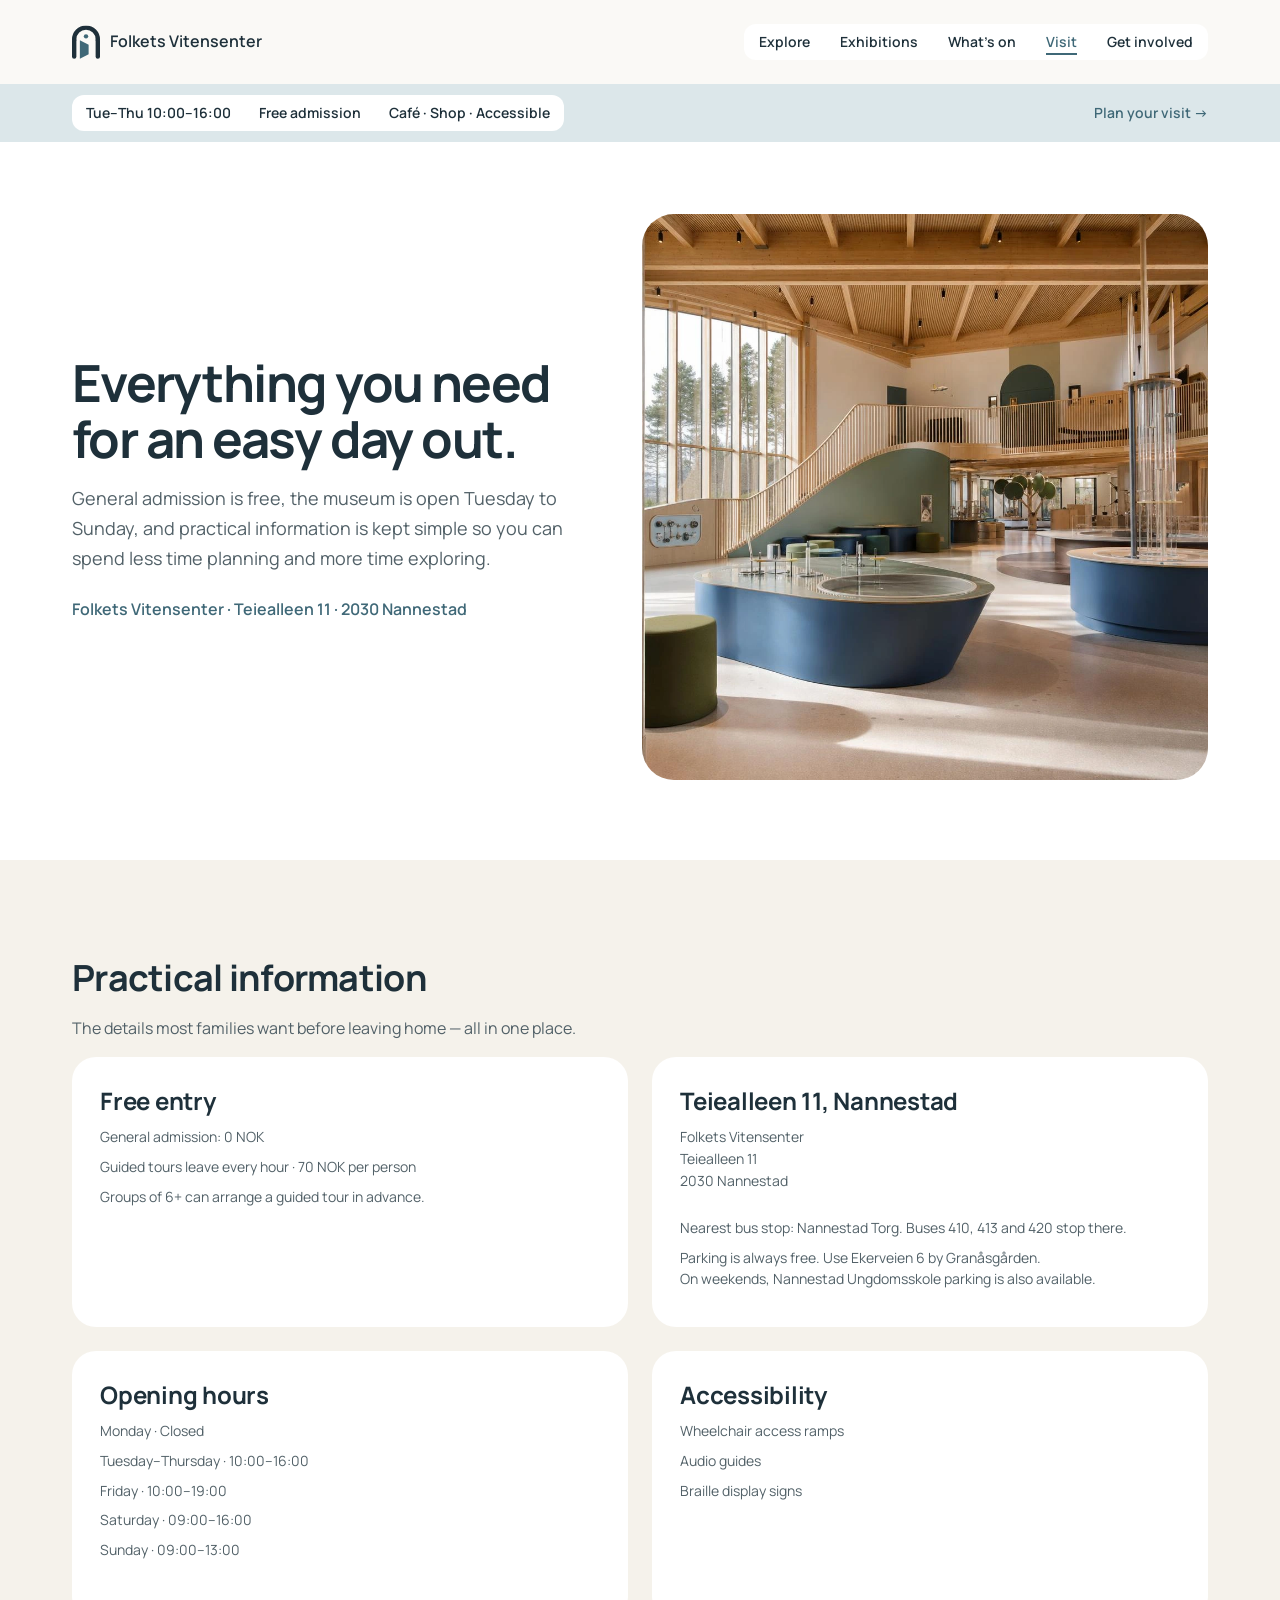
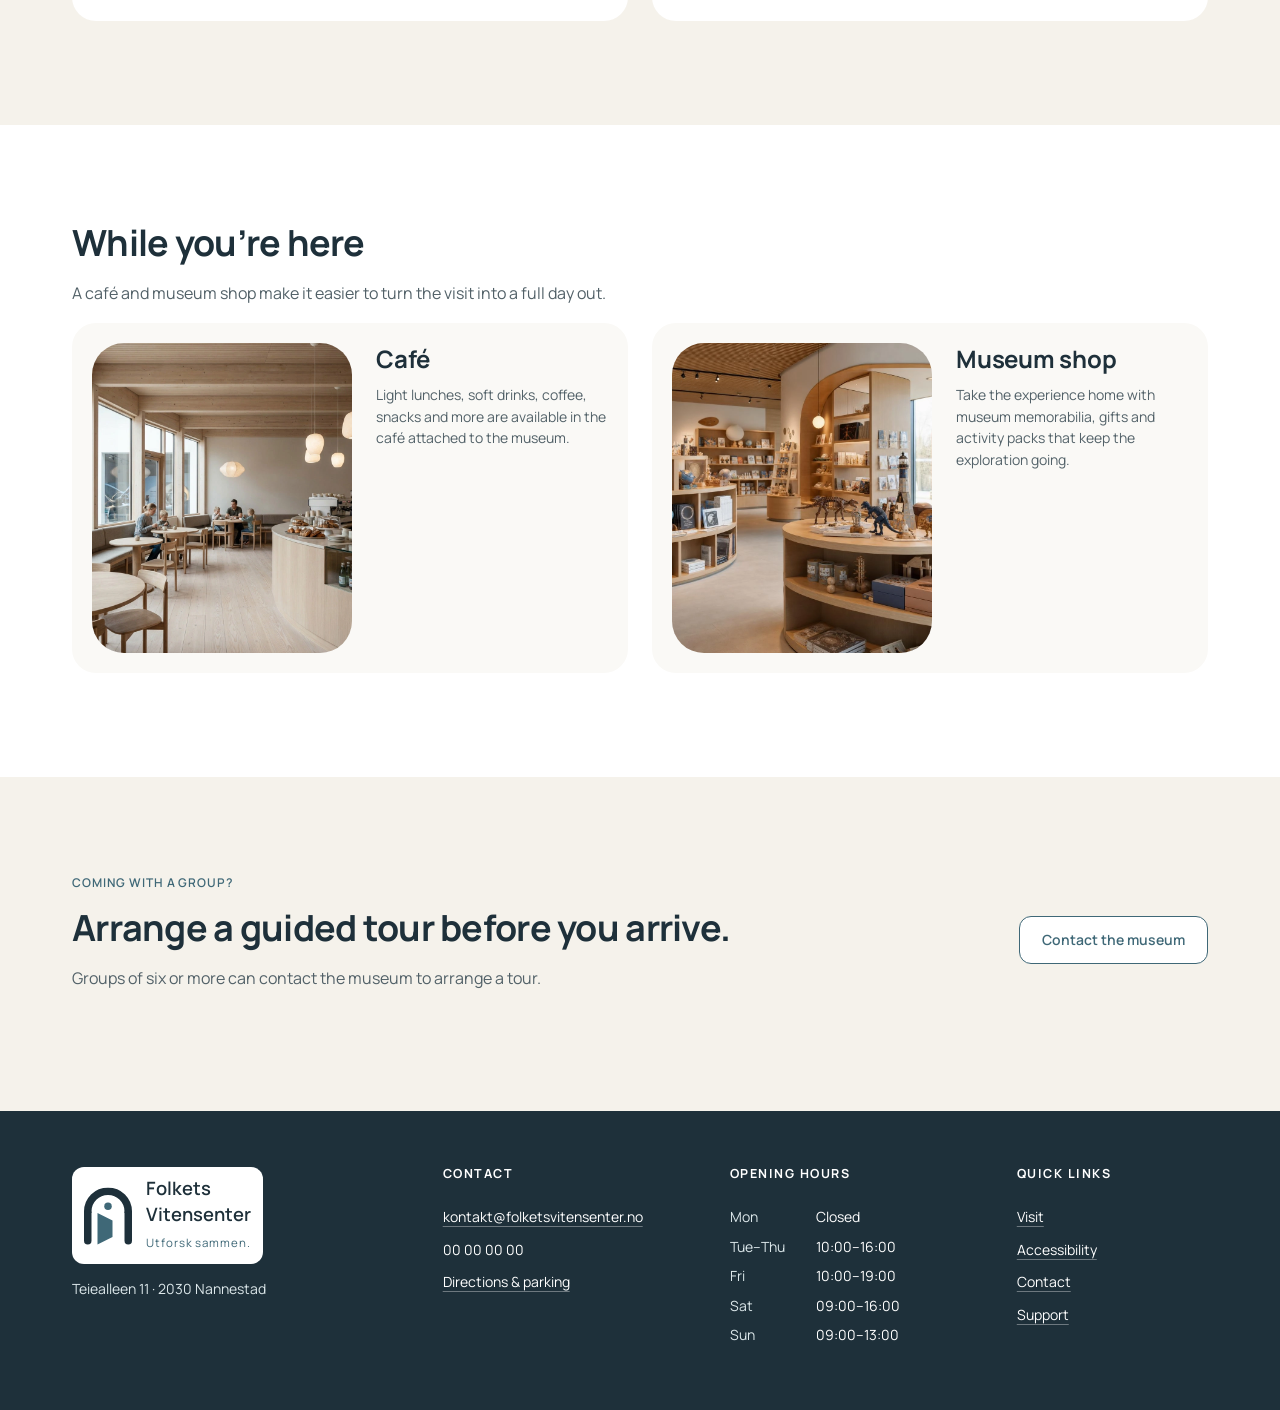
<file: visit.html>
<!doctype html>
<html lang="en">
<head>
  <meta charset="utf-8">
  <meta name="viewport" content="width=device-width, initial-scale=1">
  <title>Visit | Folkets Vitensenter</title>
  <meta name="description" content="Plan your visit to Folkets Vitensenter at Teiealleen 11 in Nannestad. Find free admission, opening hours, buses, parking, accessibility, café and shop information.">
  <link rel="icon" type="image/svg+xml" href="assets/icons/folkets-vitensenter-icon.svg">
  <link rel="preconnect" href="https://fonts.googleapis.com">
  <link rel="preconnect" href="https://fonts.gstatic.com" crossorigin>
  <link href="https://fonts.googleapis.com/css2?family=Manrope:wght@400;600;700;800&display=swap" rel="stylesheet">
  <link rel="stylesheet" href="css/styles.css">
</head>
<body>
<a class="skip-link" href="#main">Skip to main content</a>
<header class="site-header">
  <div class="header-inner">
    <a class="brand" href="index.html" aria-label="Folkets Vitensenter home">
      <img src="assets/icons/folkets-vitensenter-icon.svg" alt="" width="28" height="34">
      <span>Folkets Vitensenter</span>
    </a>

    <nav class="desktop-nav" aria-label="Primary navigation">
        <a href="explore.html">Explore</a>
        <a href="exhibitions.html">Exhibitions</a>
        <a href="whats-on.html">What’s on</a>
        <a href="visit.html" aria-current="page">Visit</a>
        <a href="get-involved.html">Get involved</a>
    </nav>

    <details class="mobile-nav">
      <summary>Menu</summary>
      <nav class="mobile-panel" aria-label="Mobile navigation">
        <a href="explore.html">Explore</a>
        <a href="exhibitions.html">Exhibitions</a>
        <a href="whats-on.html">What’s on</a>
        <a href="visit.html" aria-current="page">Visit</a>
        <a href="get-involved.html">Get involved</a>
      </nav>
    </details>
  </div>
</header>

<div class="planning-strip">
  <div class="planning-inner">
    <div class="quick-facts">
      <span>Tue–Thu 10:00–16:00</span>
      <span>Free admission</span>
      <span>Café · Shop · Accessible</span>
    </div>
    <a class="plan-link" href="visit.html">Plan your visit →</a>
  </div>
</div>

<main id="main">
  <section class="hero">
    <div class="container hero-grid">
      <div class="hero-copy">
        <h1>Everything you need for an easy day out.</h1>
        <p class="lead">General admission is free, the museum is open Tuesday to Sunday, and practical information is kept simple so you can spend less time planning and more time exploring.</p>
        <p class="text-link">Folkets Vitensenter · Teiealleen 11 · 2030 Nannestad</p>
      </div>
      <div class="hero-media">
        <img src="assets/images/museum-interior.webp" alt="Light-filled interior of Folkets Vitensenter" width="1024" height="1024" decoding="async">
      </div>
    </div>
  </section>

  <section class="section section--soft">
    <div class="container">
      <h2>Practical information</h2>
      <p class="copy">The details most families want before leaving home — all in one place.</p>

      <div class="info-grid">
        <article class="info-card">
          <h3>Free entry</h3>
          <p class="small">General admission: 0 NOK</p>
          <p class="small">Guided tours leave every hour · 70 NOK per person</p>
          <p class="small">Groups of 6+ can arrange a guided tour in advance.</p>
        </article>

        <article class="info-card tint-sage">
          <h3>Teiealleen 11, Nannestad</h3>
          <address class="small">Folkets Vitensenter<br>Teiealleen 11<br>2030 Nannestad</address>
          <br>
          <p class="small">Nearest bus stop: Nannestad Torg. Buses 410, 413 and 420 stop there.</p>
          <p class="small">Parking is always free. Use Ekerveien 6 by Granåsgården. <br> On weekends, Nannestad Ungdomsskole parking is also available.</p>
        </article>

        <article class="info-card tint-fjord">
          <h3>Opening hours</h3>
          <ul class="info-list small">
            <li>Monday · Closed</li>
            <li>Tuesday–Thursday · 10:00–16:00</li>
            <li>Friday · 10:00–19:00</li>
            <li>Saturday · 09:00–16:00</li>
            <li>Sunday · 09:00–13:00</li>
          </ul>
        </article>

        <article class="info-card tint-clay" id="accessibility">
          <h3>Accessibility</h3>
          <ul class="info-list small">
            <li>Wheelchair access ramps</li>
            <li>Audio guides</li>
            <li>Braille display signs</li>
          </ul>
        </article>
      </div>
    </div>
  </section>

  <section class="section section--white">
    <div class="container">
      <h2>While you’re here</h2>
      <p class="copy">A café and museum shop make it easier to turn the visit into a full day out.</p>

      <div class="card-grid card-grid--2">
        <article class="split-card">
            <div class="feature-media">
            <img src="assets/images/museum-cafe.webp" alt="Light wood museum café with tables, pastries and family visitors" width="1024" height="1024" loading="lazy" decoding="async">
            </div>
          <div>
            <h3>Café</h3>
            <p class="small">Light lunches, soft drinks, coffee, snacks and more are available in the café attached to the museum.</p>
          </div>
        </article>

        <article class="split-card">
            <div class="feature-media">
            <img src="assets/images/museum-shop.webp" alt="Light wood museum shop with science books, toys and educational gifts" width="1024" height="1024" loading="lazy" decoding="async">
            </div>
          <div>
            <h3>Museum shop</h3>
            <p class="small">Take the experience home with museum memorabilia, gifts and activity packs that keep the exploration going.</p>
          </div>
        </article>
      </div>
    </div>
  </section>

  <section class="section section--soft">
    <div class="container callout">
      <div class="callout-copy">
        <p class="eyebrow">Coming with a group?</p>
        <h2>Arrange a guided tour before you arrive.</h2>
        <p class="copy">Groups of six or more can contact the museum to arrange a tour.</p>
      </div>
      <a class="btn btn--secondary" href="get-involved.html#contact">Contact the museum</a>
    </div>
  </section>
</main>

<footer class="site-footer">
  <div class="footer-inner footer-grid">
    <div class="footer-brand-block">
      <a class="footer-brand" href="index.html" aria-label="Folkets Vitensenter home">
        <img src="assets/icons/folkets-vitensenter-icon.svg" alt="" width="48" height="58">
        <span>
          <span class="footer-wordmark">Folkets<br>Vitensenter</span><br>
          <span class="footer-tagline">Utforsk sammen.</span>
        </span>
      </a>
      <p class="footer-address">Teiealleen 11 · 2030 Nannestad</p>
    </div>

    <div class="footer-column">
      <h2 class="footer-heading">Contact</h2>
      <a href="mailto:kontakt@folketsvitensenter.no">kontakt@folketsvitensenter.no</a>
      <span>00 00 00 00</span>
      <a href="visit.html">Directions &amp; parking</a>
    </div>

    <div class="footer-column">
      <h2 class="footer-heading">Opening hours</h2>
      <dl class="footer-hours">
        <div><dt>Mon</dt><dd>Closed</dd></div>
        <div><dt>Tue–Thu</dt><dd>10:00–16:00</dd></div>
        <div><dt>Fri</dt><dd>10:00–19:00</dd></div>
        <div><dt>Sat</dt><dd>09:00–16:00</dd></div>
        <div><dt>Sun</dt><dd>09:00–13:00</dd></div>
      </dl>
    </div>

    <nav class="footer-column footer-nav" aria-label="Footer navigation">
      <h2 class="footer-heading">Quick links</h2>
      <a href="visit.html">Visit</a>
      <a href="visit.html#accessibility">Accessibility</a>
      <a href="get-involved.html#contact">Contact</a>
      <a href="get-involved.html#support">Support</a>
    </nav>
  </div>
</footer>
</body>
</html>
</file>
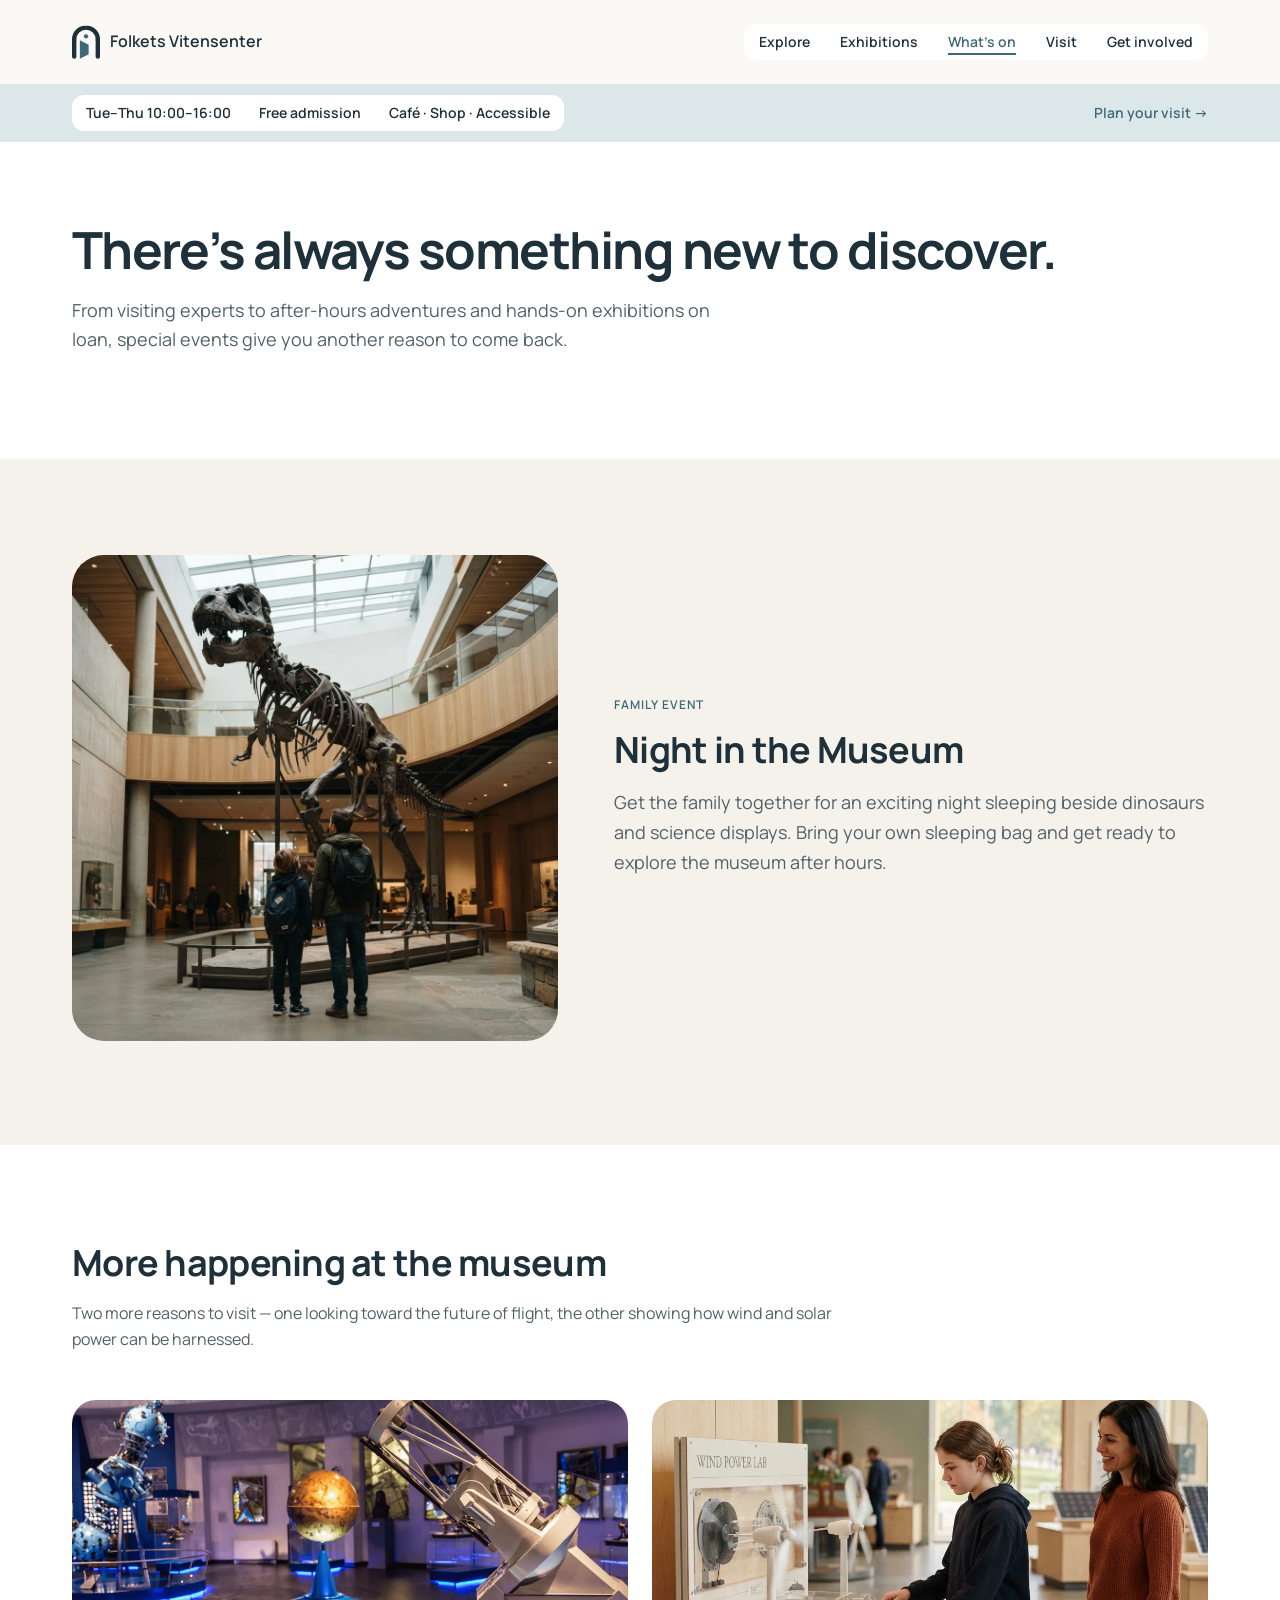
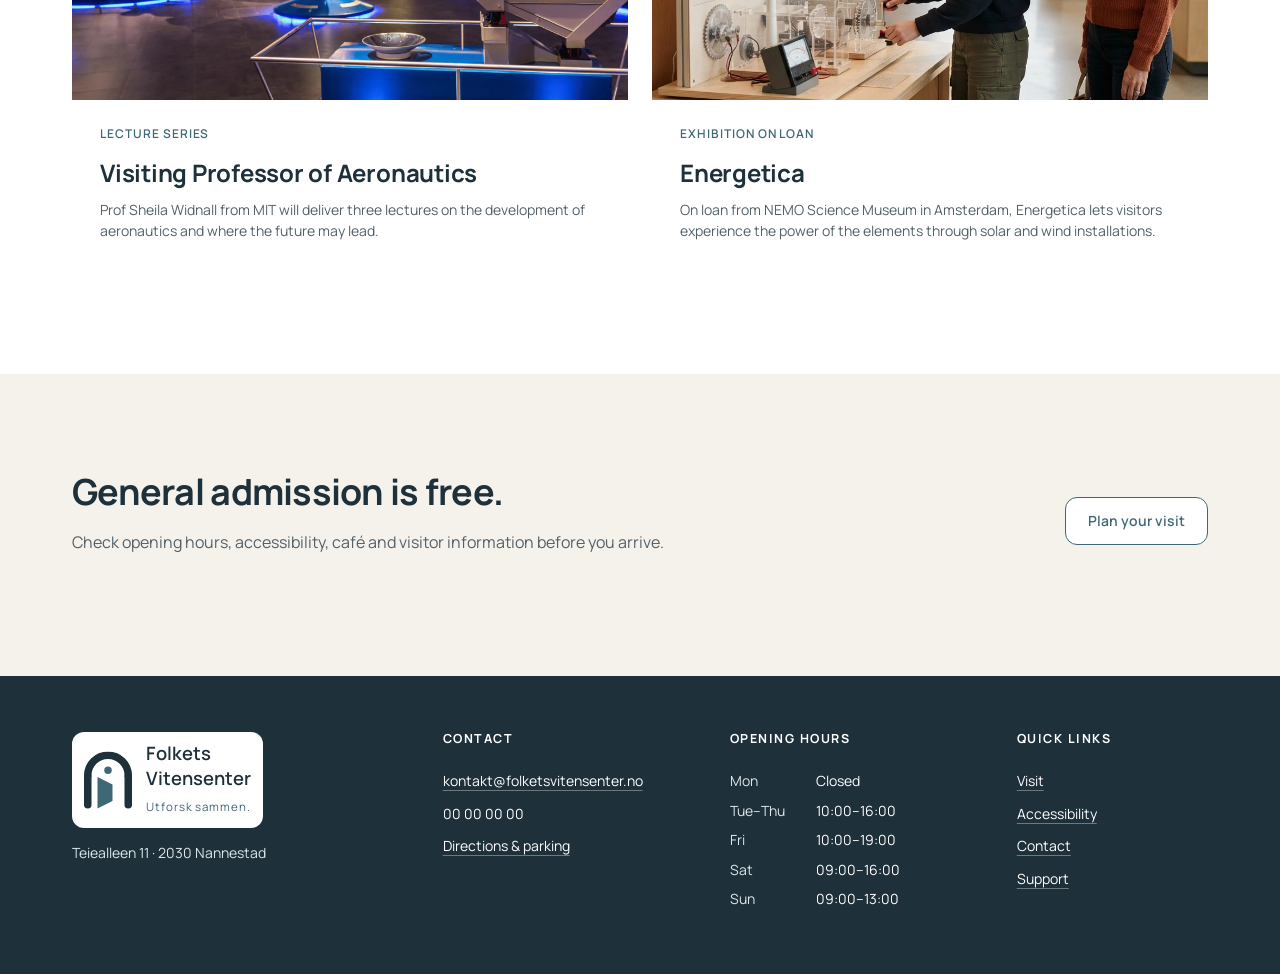
<file: whats-on.html>
<!doctype html>
<html lang="en">
<head>
  <meta charset="utf-8">
  <meta name="viewport" content="width=device-width, initial-scale=1">
  <title>What’s On | Folkets Vitensenter</title>
  <meta name="description" content="See special events at Folkets Vitensenter, including Night in the Museum, aeronautics lectures and the Energetica exhibition.">
  <link rel="icon" type="image/svg+xml" href="assets/icons/folkets-vitensenter-icon.svg">
  <link rel="preconnect" href="https://fonts.googleapis.com">
  <link rel="preconnect" href="https://fonts.gstatic.com" crossorigin>
  <link href="https://fonts.googleapis.com/css2?family=Manrope:wght@400;600;700;800&display=swap" rel="stylesheet">
  <link rel="stylesheet" href="css/styles.css">
</head>
<body>
<a class="skip-link" href="#main">Skip to main content</a>
<header class="site-header">
  <div class="header-inner">
    <a class="brand" href="index.html" aria-label="Folkets Vitensenter home">
      <img src="assets/icons/folkets-vitensenter-icon.svg" alt="" width="28" height="34">
      <span>Folkets Vitensenter</span>
    </a>

    <nav class="desktop-nav" aria-label="Primary navigation">
        <a href="explore.html">Explore</a>
        <a href="exhibitions.html">Exhibitions</a>
        <a href="whats-on.html" aria-current="page">What’s on</a>
        <a href="visit.html">Visit</a>
        <a href="get-involved.html">Get involved</a>
    </nav>

    <details class="mobile-nav">
      <summary>Menu</summary>
      <nav class="mobile-panel" aria-label="Mobile navigation">
        <a href="explore.html">Explore</a>
        <a href="exhibitions.html">Exhibitions</a>
        <a href="whats-on.html" aria-current="page">What’s on</a>
        <a href="visit.html">Visit</a>
        <a href="get-involved.html">Get involved</a>
      </nav>
    </details>
  </div>
</header>

<div class="planning-strip">
  <div class="planning-inner">
    <div class="quick-facts">
      <span>Tue–Thu 10:00–16:00</span>
      <span>Free admission</span>
      <span>Café · Shop · Accessible</span>
    </div>
    <a class="plan-link" href="visit.html">Plan your visit →</a>
  </div>
</div>

<main id="main">
  <section class="section section--white page-intro">
    <div class="container">
      <h1>There’s always something new to discover.</h1>
      <p class="lead">From visiting experts to after-hours adventures and hands-on exhibitions on loan, special events give you another reason to come back.</p>
    </div>
  </section>

  <section class="section event-feature" id="night">
    <div class="container feature-grid">
      <div class="feature-media">
        <img src="assets/images/museum-dinosaur.webp" alt="Family standing beneath a dinosaur skeleton in the museum" width="1024" height="1024" decoding="async">
      </div>
      <div>
        <p class="eyebrow">Family event</p>
        <h2>Night in the Museum</h2>
        <p class="lead">Get the family together for an exciting night sleeping beside dinosaurs and science displays. Bring your own sleeping bag and get ready to explore the museum after hours.</p>
      </div>
    </div>
  </section>

  <section class="section section--white">
    <div class="container">
      <div class="section-head">
        <div>
          <h2>More happening at the museum</h2>
          <p class="copy">Two more reasons to visit — one looking toward the future of flight, the other showing how wind and solar power can be harnessed.</p>
        </div>
      </div>

      <div class="card-grid card-grid--2">
        <article class="card">
          <img src="assets/images/event-aeronautics.webp" alt="Aeronautics and astronomy displays in a museum gallery" width="2000" height="1414" loading="lazy" decoding="async">
          <div class="card-body">
            <p class="eyebrow">Lecture series</p>
            <h3>Visiting Professor of Aeronautics</h3>
            <p class="small">Prof Sheila Widnall from MIT will deliver three lectures on the development of aeronautics and where the future may lead.</p>
          </div>
        </article>

        <article class="card">
          <img src="assets/images/wind-energy-family.webp" alt="Young visitor exploring a wind energy exhibit with an adult" width="1024" height="1024" loading="lazy" decoding="async">
          <div class="card-body">
            <p class="eyebrow">Exhibition on loan</p>
            <h3>Energetica</h3>
            <p class="small">On loan from NEMO Science Museum in Amsterdam, Energetica lets visitors experience the power of the elements through solar and wind installations.</p>
          </div>
        </article>
      </div>
    </div>
  </section>

  <section class="section section--soft">
    <div class="container callout">
      <div class="callout-copy">
        <h2>General admission is free.</h2>
        <p class="copy">Check opening hours, accessibility, café and visitor information before you arrive.</p>
      </div>
      <a class="btn btn--secondary" href="visit.html">Plan your visit</a>
    </div>
  </section>
</main>

<footer class="site-footer">
  <div class="footer-inner footer-grid">
    <div class="footer-brand-block">
      <a class="footer-brand" href="index.html" aria-label="Folkets Vitensenter home">
        <img src="assets/icons/folkets-vitensenter-icon.svg" alt="" width="48" height="58">
        <span>
          <span class="footer-wordmark">Folkets<br>Vitensenter</span><br>
          <span class="footer-tagline">Utforsk sammen.</span>
        </span>
      </a>
      <p class="footer-address">Teiealleen 11 · 2030 Nannestad</p>
    </div>

    <div class="footer-column">
      <h2 class="footer-heading">Contact</h2>
      <a href="mailto:kontakt@folketsvitensenter.no">kontakt@folketsvitensenter.no</a>
      <span>00 00 00 00</span>
      <a href="visit.html">Directions &amp; parking</a>
    </div>

    <div class="footer-column">
      <h2 class="footer-heading">Opening hours</h2>
      <dl class="footer-hours">
        <div><dt>Mon</dt><dd>Closed</dd></div>
        <div><dt>Tue–Thu</dt><dd>10:00–16:00</dd></div>
        <div><dt>Fri</dt><dd>10:00–19:00</dd></div>
        <div><dt>Sat</dt><dd>09:00–16:00</dd></div>
        <div><dt>Sun</dt><dd>09:00–13:00</dd></div>
      </dl>
    </div>

    <nav class="footer-column footer-nav" aria-label="Footer navigation">
      <h2 class="footer-heading">Quick links</h2>
      <a href="visit.html">Visit</a>
      <a href="visit.html#accessibility">Accessibility</a>
      <a href="get-involved.html#contact">Contact</a>
      <a href="get-involved.html#support">Support</a>
    </nav>
  </div>
</footer>
</body>
</html>
</file>
<file: css/styles.css>
/* Folkets Vitensenter — shared site styles */

:root {
  --ivory: #faf9f6;
  --ivory-2: #f5f2eb;
  --white: #ffffff;
  --ink: #1e303a;
  --text-muted: #526168;
  --fjord: #3f6877;
  --fjord-hover: #315763;
  --fjord-soft: #dce7ea;
  --sage: #718472;
  --sage-soft: #e4e9e2;
  --ochre: #c99b5d;
  --clay: #c77f6a;
  --clay-soft: #efe1d7;
  --line: #d6dddd;
  --radius-sm: 12px;
  --radius-md: 24px;
  --radius-lg: 32px;
  --shadow: 0 10px 30px rgba(30, 48, 58, .06);
  --max: 1296px;
}

* { box-sizing: border-box; }

html { scroll-behavior: smooth; }

body {
  margin: 0;
  font-family: 'Manrope', system-ui, -apple-system, BlinkMacSystemFont, 'Segoe UI', sans-serif;
  color: var(--ink);
  background: var(--ivory);
  line-height: 1.6;
  overflow-x: hidden;
}

img {
  display: block;
  max-width: 100%;
  height: auto;
}

a { color: inherit; }

p, h1, h2, h3 { margin-top: 0; }
button, summary, a { -webkit-tap-highlight-color: transparent; }

.skip-link {
  position: absolute;
  left: 1rem;
  top: -5rem;
  z-index: 1000;
  padding: .75rem 1rem;
  border-radius: var(--radius-sm);
  background: var(--ink);
  color: var(--white);
}

.skip-link:focus { top: 1rem; }

.container {
  width: min(var(--max), calc(100% - 144px));
  margin-inline: auto;
}

.section { padding: 96px 0 104px; }
.section--white { background: var(--white); }
.section--soft { background: var(--ivory-2); }
.section--compact { padding: 64px 0; }
.page-intro { padding-top: 80px; padding-bottom: 80px; }

.eyebrow {
  margin-bottom: 14px;
  color: var(--fjord);
  font-size: .75rem;
  font-weight: 600;
  letter-spacing: .08em;
  text-transform: uppercase;
}

h1 {
  margin-bottom: 18px;
  font-size: clamp(2.6rem, 4vw, 4rem);
  line-height: 1.09;
  letter-spacing: -.03em;
}

h2 {
  margin-bottom: 16px;
  font-size: clamp(2rem, 3vw, 2.25rem);
  line-height: 1.22;
  letter-spacing: -.02em;
}

h3 {
  margin-bottom: 10px;
  font-size: 1.5rem;
  line-height: 1.3;
  letter-spacing: -.01em;
}

.lead {
  max-width: 60ch;
  margin-bottom: 24px;
  color: var(--text-muted);
  font-size: 1.125rem;
  line-height: 1.65;
}

.copy { color: var(--text-muted); }
.small { font-size: .875rem; line-height: 1.55; color: var(--text-muted); }
.text-link {
  color: var(--fjord);
  font-weight: 600;
  text-decoration-thickness: 1px;
  text-underline-offset: .2em;
}

/* Header and navigation */
.site-header { background: var(--ivory); }

.header-inner {
  width: min(var(--max), calc(100% - 144px));
  min-height: 84px;
  margin-inline: auto;
  display: flex;
  align-items: center;
  justify-content: space-between;
  gap: 32px;
}

.brand {
  display: inline-flex;
  align-items: center;
  gap: 10px;
  text-decoration: none;
  font-weight: 600;
}

.brand img { width: 28px; height: 34px; }

.desktop-nav {
  display: flex;
  gap: 30px;
  padding: 7px 15px;
  border-radius: var(--radius-sm);
  background: var(--white);
}

.desktop-nav a {
  font-size: .875rem;
  font-weight: 600;
  text-decoration: none;
}

.desktop-nav a:hover,
.desktop-nav a:focus-visible { color: var(--fjord); }

.desktop-nav a[aria-current='page'] {
  color: var(--fjord);
  text-decoration: underline;
  text-decoration-thickness: 2px;
  text-underline-offset: 6px;
}

.mobile-nav {
  display: none;
  position: relative;
}

.mobile-nav summary {
  list-style: none;
  cursor: pointer;
  border: 1px solid var(--fjord);
  border-radius: var(--radius-sm);
  padding: 8px 14px;
  font-size: .875rem;
  font-weight: 600;
}

.mobile-nav summary::-webkit-details-marker { display: none; }

.mobile-panel {
  position: absolute;
  z-index: 50;
  right: 0;
  top: 52px;
  width: min(330px, calc(100vw - 48px));
  display: none;
  gap: 8px;
  padding: 16px;
  border: 1px solid var(--line);
  border-radius: 20px;
  background: var(--ivory);
  box-shadow: var(--shadow);
}

.mobile-nav[open] .mobile-panel { display: grid; }

.mobile-panel a {
  padding: 14px 16px;
  border-radius: 14px;
  background: var(--white);
  text-decoration: none;
  font-weight: 600;
}

.mobile-panel a[aria-current='page'] {
  color: var(--fjord);
  background: var(--fjord-soft);
  text-decoration: underline;
  text-decoration-thickness: 2px;
  text-underline-offset: 4px;
}

.planning-strip { background: var(--fjord-soft); }

.planning-inner {
  width: min(var(--max), calc(100% - 144px));
  min-height: 58px;
  margin-inline: auto;
  display: flex;
  align-items: center;
  justify-content: space-between;
  gap: 24px;
  font-size: .875rem;
  font-weight: 600;
}

.quick-facts {
  display: flex;
  flex-wrap: wrap;
  gap: 12px 28px;
  padding: 7px 14px;
  border-radius: var(--radius-sm);
  background: var(--white);
}

.plan-link { color: var(--fjord); text-decoration: none; }

/* Heroes */
.hero {
  background: var(--white);
  padding: 72px 0 80px;
}

.hero-grid,
.feature-grid {
  display: grid;
  grid-template-columns: minmax(0, 1fr) minmax(0, 1.1fr);
  gap: 48px 56px;
  align-items: center;
}

.hero-copy { max-width: 560px; }
.hero-media { min-height: 490px; }
.hero--home .hero-media { min-height: 620px; }

.hero-media img,
.feature-media img {
  width: 100%;
  height: 100%;
  object-fit: cover;
  border-radius: var(--radius-lg);
}

/* Buttons and links */
.actions { display: flex; flex-wrap: wrap; gap: 12px; margin-top: 18px; }

.btn {
  display: inline-flex;
  min-height: 48px;
  align-items: center;
  justify-content: center;
  padding: 12px 22px;
  border: 1px solid transparent;
  border-radius: var(--radius-sm);
  font-size: .875rem;
  font-weight: 600;
  text-decoration: none;
  transition: background .18s ease, color .18s ease, border-color .18s ease, transform .18s ease;
}

.btn:hover { transform: translateY(-1px); }
.btn--primary { background: var(--fjord); color: var(--white); }
.btn--primary:hover, .btn--primary:focus-visible { background: var(--fjord-hover); }
.btn--secondary { border-color: var(--fjord); background: var(--white); color: var(--fjord); }
.btn--secondary:hover, .btn--secondary:focus-visible { background: var(--fjord-soft); }

/* Homepage facts */
.facts { background: var(--white); padding: 34px 0; }
.facts-grid { display: grid; grid-template-columns: repeat(4, 1fr); gap: 32px; }
.fact strong { display: block; margin-bottom: 4px; font-size: 1.5rem; }
.fact span { color: var(--text-muted); font-size: .875rem; }

/* Cards and sections */
.section-head {
  display: flex;
  align-items: flex-start;
  justify-content: space-between;
  gap: 32px;
  margin-bottom: 32px;
}

.section-head p { max-width: 760px; }

.card-grid {
  display: grid;
  grid-template-columns: repeat(3, minmax(0, 1fr));
  gap: 24px;
}

.card-grid--2 { grid-template-columns: repeat(2, minmax(0, 1fr)); }

.card { overflow: hidden; border-radius: var(--radius-md); background: var(--white); }
.card--shadow { box-shadow: var(--shadow); }
.card img { width: 100%; height: 250px; object-fit: cover; }
.card-grid--2 .card img { height: 300px; }
.card-body { padding: 24px 28px 28px; }
.card-body p:last-child { margin-bottom: 0; }

.tint-fjord { background: var(--fjord-soft); }
.tint-sage { background: var(--sage-soft); }
.tint-clay { background: var(--clay-soft); }

.event-feature { background: var(--ivory-2); }
.event-feature .feature-grid { grid-template-columns: .9fr 1.1fr; }
.event-feature .feature-media { min-height: 420px; }
.event-copy { padding: 28px; border-radius: var(--radius-sm); background: var(--white); }

.info-list { display: grid; gap: 8px; padding: 0; margin: 0; list-style: none; }
.info-list li { color: var(--text-muted); }

.anchor-nav {
  display: flex;
  flex-wrap: wrap;
  gap: 12px;
  padding: 24px 0;
}

.anchor-nav a {
  padding: 9px 16px;
  border-radius: 999px;
  background: var(--white);
  color: var(--fjord);
  text-decoration: none;
  font-size: .875rem;
  font-weight: 600;
}

.info-grid {
  display: grid;
  grid-template-columns: repeat(2, minmax(0, 1fr));
  gap: 24px;
}

.info-card {
  min-height: 270px;
  padding: 28px;
  border-radius: var(--radius-md);
  background: var(--white);
}

.info-card p { margin-bottom: 8px; }

.split-card {
  display: grid;
  grid-template-columns: 260px 1fr;
  gap: 24px;
  padding: 20px;
  border-radius: var(--radius-md);
  background: var(--ivory);
}

.split-card img { width: 100%; height: 100%; min-height: 310px; object-fit: cover; }

.callout {
  display: flex;
  align-items: center;
  justify-content: space-between;
  gap: 48px;
}

.callout-copy { max-width: 900px; }

/* Footer */
.site-footer {
  padding: 56px 0 64px;
  background: var(--ink);
  color: var(--white);
}

.footer-inner {
  width: min(var(--max), calc(100% - 144px));
  margin-inline: auto;
}

.footer-grid {
  display: grid;
  grid-template-columns: 1.35fr 1fr 1fr .8fr;
  align-items: start;
  gap: 48px;
}

.footer-brand-block {
  display: flex;
  flex-direction: column;
  align-items: flex-start;
  gap: 14px;
}

.footer-brand {
  display: inline-flex;
  gap: 14px;
  align-items: center;
  padding: 10px 12px;
  border-radius: var(--radius-sm);
  background: var(--white);
  color: var(--ink);
  text-decoration: none;
}

.footer-brand img { width: 48px; height: 58px; }
.footer-wordmark { line-height: 1.05; font-size: 1.15rem; font-weight: 600; }
.footer-tagline { color: var(--fjord); font-size: .72rem; letter-spacing: .08em; }
.footer-address { margin: 0; color: var(--fjord-soft); font-size: .875rem; line-height: 1.6; }

.footer-heading {
  margin: 0 0 14px;
  color: var(--white);
  font-size: .78rem;
  line-height: 1.2;
  letter-spacing: .12em;
  text-transform: uppercase;
}

.footer-column { display: flex; flex-direction: column; gap: 10px; font-size: .875rem; }
.footer-column a { width: fit-content; color: var(--white); text-decoration-color: rgba(255, 255, 255, .35); text-underline-offset: 4px; }
.footer-column a:hover { text-decoration-color: currentColor; }

.footer-hours { margin: 0; display: grid; gap: 7px; }
.footer-hours div { display: grid; grid-template-columns: 74px auto; gap: 12px; }
.footer-hours dt, .footer-hours dd { margin: 0; }
.footer-hours dt { color: var(--fjord-soft); }
.footer-hours dd { color: var(--white); }

/* Accessibility */
:focus-visible { outline: 3px solid #8bb2c1; outline-offset: 3px; }

/* Tablet */
@media (max-width: 1100px) {
  .container,
  .header-inner,
  .planning-inner,
  .footer-inner { width: min(100% - 64px, var(--max)); }

  .hero-grid, .feature-grid { gap: 40px; }
  .desktop-nav { gap: 18px; }
  .card-grid { grid-template-columns: repeat(2, minmax(0, 1fr)); }
  .card-grid--2 { grid-template-columns: repeat(2, minmax(0, 1fr)); }
  .footer-grid { grid-template-columns: repeat(2, minmax(0, 1fr)); }
}

/* Mobile */
@media (max-width: 800px) {
  .container,
  .header-inner,
  .planning-inner,
  .footer-inner { width: min(100% - 48px, var(--max)); }

  .desktop-nav { display: none; }
  .mobile-nav { display: block; }
  .header-inner { min-height: 76px; }
  .brand { font-size: .82rem; }
  .brand img { width: 22px; height: 28px; }

  .planning-inner { min-height: 38px; font-size: .7rem; }
  .quick-facts { width: 100%; justify-content: space-between; padding: 0; background: transparent; }
  .quick-facts span:nth-child(3) { display: none; }
  .planning-inner .plan-link { display: none; }

  .section { padding: 64px 0 72px; }
  .page-intro { padding: 56px 0 64px; }
  .hero { padding: 48px 0 56px; }

  .hero-grid,
  .feature-grid,
  .event-feature .feature-grid { grid-template-columns: 1fr; }

  .hero-copy { max-width: none; }
  .hero-media, .hero--home .hero-media { min-height: auto; }
  .hero-media img, .hero--home .hero-media img { aspect-ratio: 1 / 1; }

  .lead { font-size: 1rem; line-height: 1.65; }
  h1 { font-size: clamp(2.25rem, 10vw, 3rem); }
  h2 { font-size: 1.85rem; }

  .facts-grid { grid-template-columns: repeat(2, 1fr); gap: 28px 20px; }
  .section-head { display: block; }
  .card-grid, .card-grid--2, .info-grid { grid-template-columns: 1fr; }
  .card img, .card-grid--2 .card img { height: auto; aspect-ratio: 326 / 215; }
  .event-feature .feature-media { min-height: auto; }
  .feature-media img { aspect-ratio: 326 / 250; }
  .split-card { grid-template-columns: 1fr; }
  .split-card img { min-height: 0; aspect-ratio: 326 / 220; }
  .callout { align-items: flex-start; flex-direction: column; }
  .anchor-nav { padding: 18px 0; }

  .footer-grid { grid-template-columns: repeat(2, minmax(0, 1fr)); gap: 40px 32px; }
  .footer-brand img { width: 54px; height: 64px; }
}

@media (max-width: 420px) {
  .footer-grid { grid-template-columns: 1fr; }
  .actions { align-items: flex-start; flex-direction: column; }
  .btn { width: auto; }
  .card-body { padding-inline: 20px; }
  .info-card { min-height: 0; }
}
@media (prefers-reduced-motion: reduce) {
  html {
    scroll-behavior: auto;
  }

  .btn {
    transition: none;
  }

  .btn:hover {
    transform: none;
  }
}
address {
  font-style: normal;
}
</file>
